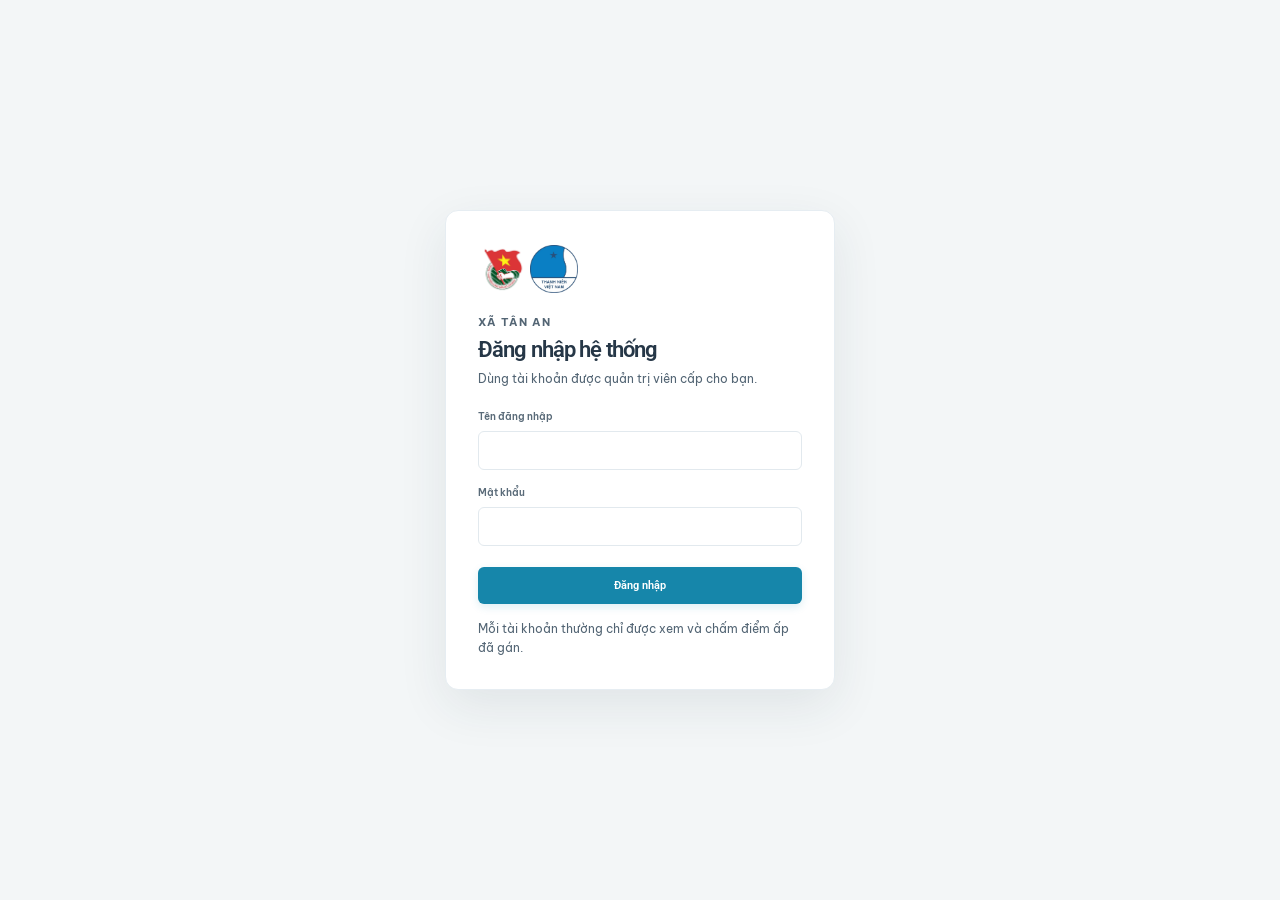
<file: index.html>
<!DOCTYPE html>
<html lang="vi">
<head>
    <meta charset="UTF-8">
    <meta name="viewport" content="width=device-width, initial-scale=1.0">
    <title>Đánh giá xã Tân An</title>
    <meta http-equiv="refresh" content="0; url=dang-nhap.html">
</head>
<body>
    <p>Đang mở website Đánh giá xã Tân An...</p>
    <a href="dang-nhap.html">Nhấn vào đây để mở website</a>
</body>
</html>
</file>
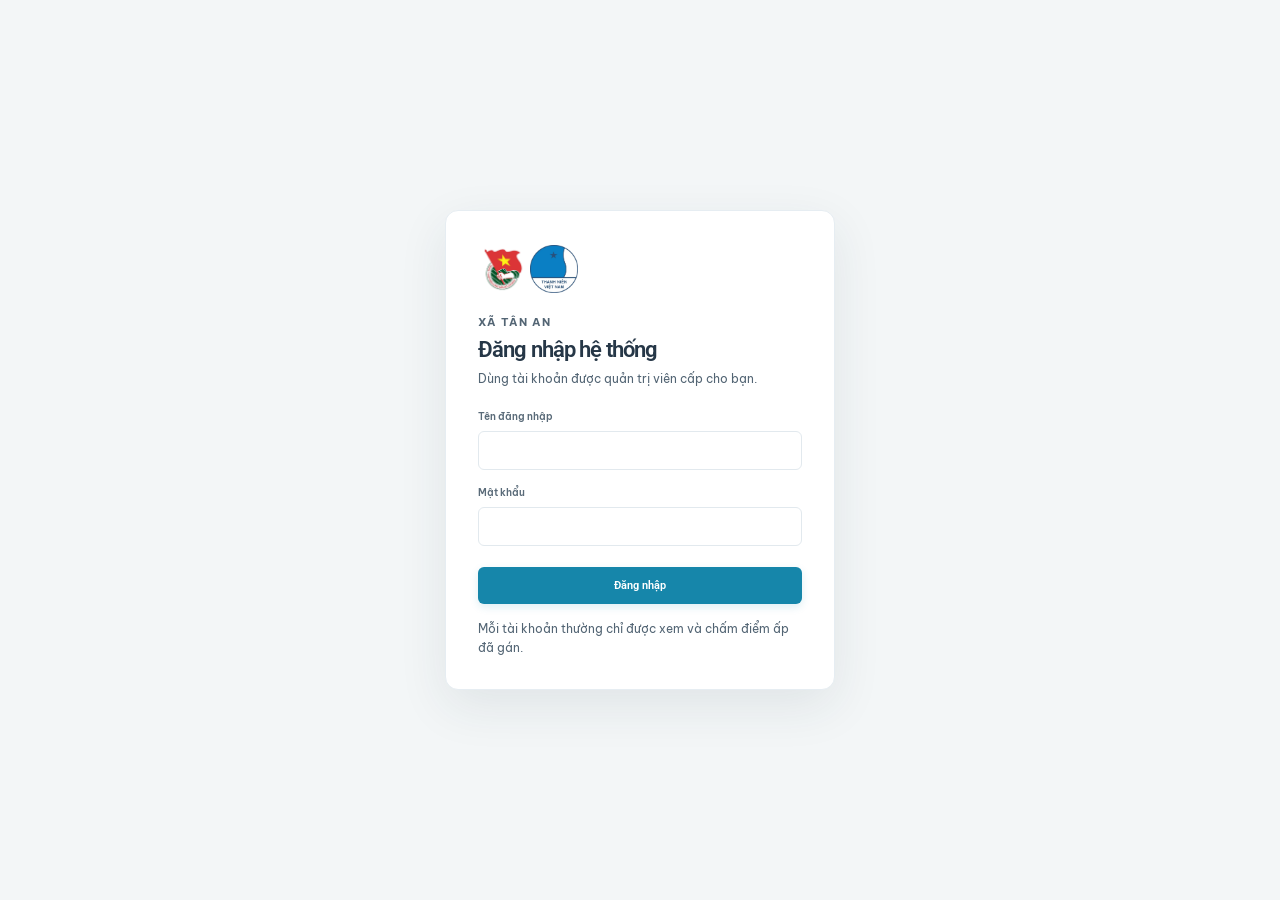
<file: dang-nhap.html>
<!doctype html>
<html lang="vi">
  <head>
    <meta charset="UTF-8" />
    <meta name="viewport" content="width=device-width, initial-scale=1.0" />
    <meta name="description" content="Đăng nhập hệ thống đánh giá công tác Hội xã Tân An." />
    <title>Đăng nhập | Đánh giá công tác Hội Tân An</title>
    <link rel="preconnect" href="https://fonts.googleapis.com" />
    <link rel="preconnect" href="https://fonts.gstatic.com" crossorigin />
    <link href="https://fonts.googleapis.com/css2?family=Be+Vietnam+Pro:wght@400;500;600;700&family=IBM+Plex+Mono:wght@400;500;600&family=Roboto:wght@400;500;600;700&display=swap" rel="stylesheet" />
    <link rel="stylesheet" href="styles.css?v=18" />
  </head>
  <body data-page="login">
    <main class="auth-screen">
      <section class="auth-card">
        <span class="brand-logos auth-logos">
          <img src="images/logodoanthanhnien.png" alt="Đoàn Thanh niên Cộng sản Hồ Chí Minh" />
          <img src="images/logothanhnien.png" alt="Hội Liên hiệp Thanh niên Việt Nam" />
        </span>
        <span class="eyebrow">XÃ TÂN AN</span>
        <h1>Đăng nhập hệ thống</h1>
        <p>Dùng tài khoản được quản trị viên cấp cho bạn.</p>
        <form id="login-form">
          <label for="login-username">Tên đăng nhập</label>
          <input id="login-username" name="username" autocomplete="username" required maxlength="64" />
          <label for="login-password">Mật khẩu</label>
          <input id="login-password" name="password" type="password" autocomplete="current-password" required />
          <p class="auth-error" id="login-error" role="alert" hidden></p>
          <button class="button button-primary auth-submit" id="login-button" type="submit">Đăng nhập</button>
        </form>
        <small class="auth-help" id="auth-help">Mỗi tài khoản thường chỉ được xem và chấm điểm ấp đã gán.</small>
      </section>
    </main>
    <script src="app.js?v=13"></script>
  </body>
</html>
</file>
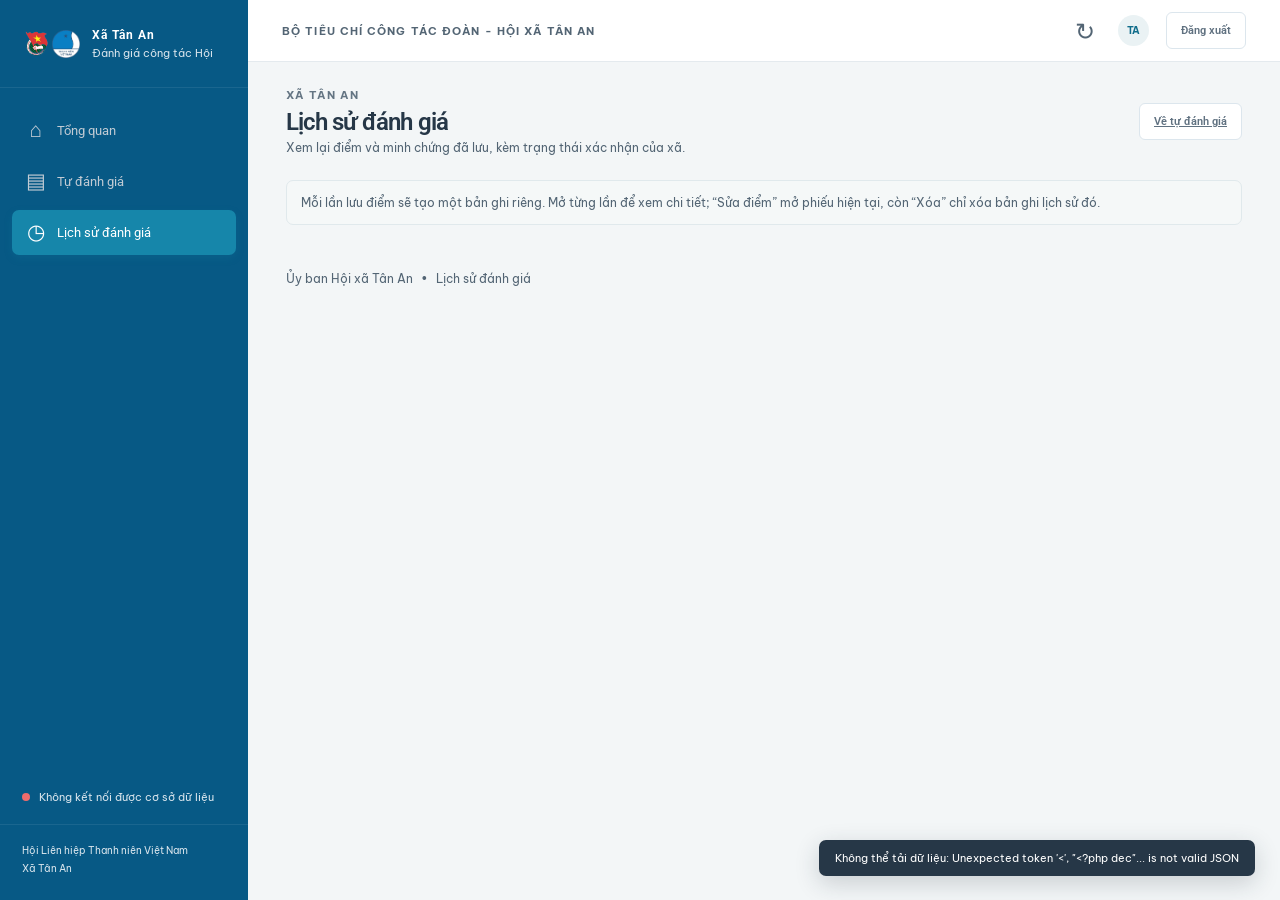
<file: lich-su-danh-gia.html>
<!doctype html>
<html lang="vi">
  <head>
    <meta charset="UTF-8" />
    <meta name="viewport" content="width=device-width, initial-scale=1.0" />
    <meta name="description" content="Xem điểm tự đánh giá, điểm xã đánh giá và minh chứng của từng lần đánh giá." />
    <title>Lịch sử đánh giá | Đánh giá công tác Hội Tân An</title>
    <link rel="preconnect" href="https://fonts.googleapis.com" />
    <link rel="preconnect" href="https://fonts.gstatic.com" crossorigin />
    <link href="https://fonts.googleapis.com/css2?family=Be+Vietnam+Pro:wght@400;500;600;700&family=IBM+Plex+Mono:wght@400;500;600&family=Roboto:wght@400;500;600;700&display=swap" rel="stylesheet" />
    <link rel="stylesheet" href="styles.css?v=18" />
  </head>
  <body data-page="history">
    <div class="app-shell">
      <aside class="sidebar" id="sidebar">
        <a class="brand" href="tong-quan.html" aria-label="Trang chủ Tân An">
          <span class="brand-logos" aria-hidden="true"><img src="images/logodoanthanhnien.png" alt="" /><img src="images/logothanhnien.png" alt="" /></span>
          <span class="brand-copy"><strong>Xã Tân An</strong><small>Đánh giá công tác Hội</small></span>
        </a>
        <nav class="side-nav" aria-label="Điều hướng chính">
          <a class="nav-link" href="tong-quan.html"><span class="nav-icon" aria-hidden="true">⌂</span><span>Tổng quan</span></a>
          <a class="nav-link" href="tu-danh-gia.html"><span class="nav-icon" aria-hidden="true">▤</span><span>Tự đánh giá</span></a>
          <a class="nav-link active" href="lich-su-danh-gia.html" aria-current="page"><span class="nav-icon" aria-hidden="true">◷</span><span>Lịch sử đánh giá</span></a>
        </nav>
        <div class="sidebar-note"><span class="online-dot"></span><span id="api-status-text">Đang kết nối cơ sở dữ liệu</span></div>
        <div class="sidebar-footer">Hội Liên hiệp Thanh niên Việt Nam<br />Xã Tân An</div>
      </aside>

      <main class="main-area">
        <header class="topbar">
          <button class="icon-button menu-button" id="menu-toggle" aria-label="Mở hoặc đóng menu"><span></span><span></span><span></span></button>
          <div class="topbar-title">BỘ TIÊU CHÍ CÔNG TÁC ĐOÀN - HỘI XÃ TÂN AN</div>
          <div class="topbar-actions">
            <span class="account-chip" id="account-chip"></span>
            <button class="icon-button refresh-button" id="refresh-button" aria-label="Tải lại dữ liệu">↻</button>
            <span class="avatar" aria-label="Đơn vị xã Tân An">TA</span>
            <button class="button button-outline logout-button" id="logout-button" type="button">Đăng xuất</button>
          </div>
        </header>

        <section class="page-heading">
          <div><div class="eyebrow">XÃ TÂN AN</div><h1>Lịch sử đánh giá</h1><p>Xem lại điểm và minh chứng đã lưu, kèm trạng thái xác nhận của xã.</p></div>
          <a class="button button-outline" href="tu-danh-gia.html">Về tự đánh giá</a>
        </section>

        <section class="page-content history-page-content">
          <p class="history-note">Mỗi lần lưu điểm sẽ tạo một bản ghi riêng. Mở từng lần để xem chi tiết; “Sửa điểm” mở phiếu hiện tại, còn “Xóa” chỉ xóa bản ghi lịch sử đó.</p>
          <section id="assessment-history-list" class="assessment-history-list" aria-label="Các lần đánh giá đã lưu"></section>
        </section>
        <footer class="page-footer">Ủy ban Hội xã Tân An <span>•</span> Lịch sử đánh giá</footer>
      </main>
    </div>
    <div class="toast" id="toast" role="status" aria-live="polite"></div>
    <script src="app.js?v=13"></script>
  </body>
</html>
</file>
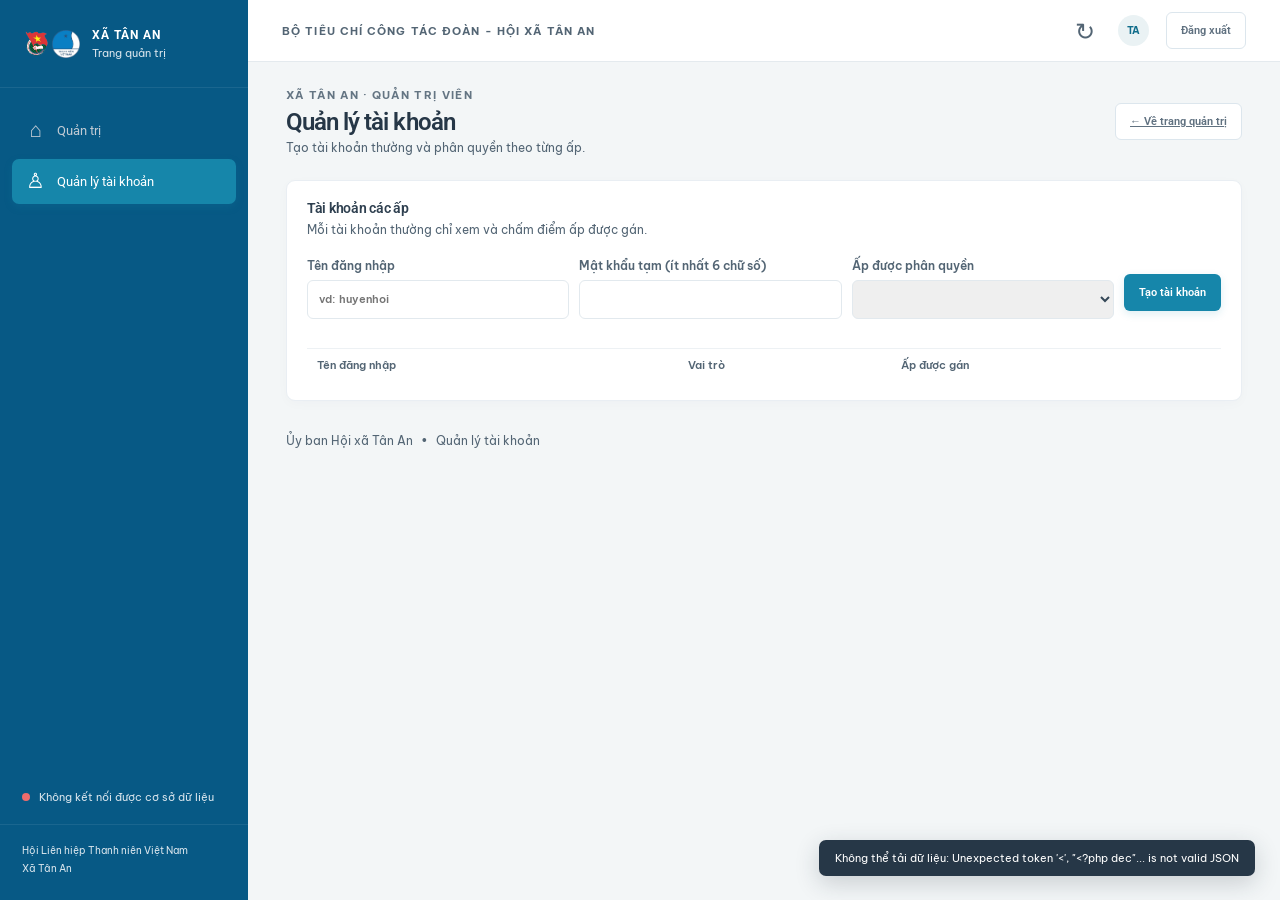
<file: quan-ly-tai-khoan.html>
<!doctype html>
<html lang="vi">
  <head>
    <meta charset="UTF-8" />
    <meta name="viewport" content="width=device-width, initial-scale=1.0" />
    <meta name="description" content="Quản lý tài khoản đăng nhập của các ấp xã Tân An." />
    <title>Quản lý tài khoản | Đánh giá công tác Hội Tân An</title>
    <link rel="preconnect" href="https://fonts.googleapis.com" />
    <link rel="preconnect" href="https://fonts.gstatic.com" crossorigin />
    <link href="https://fonts.googleapis.com/css2?family=Be+Vietnam+Pro:wght@400;500;600;700&family=IBM+Plex+Mono:wght@400;500;600&family=Roboto:wght@400;500;600;700&display=swap" rel="stylesheet" />
    <link rel="stylesheet" href="styles.css?v=18" />
  </head>
  <body data-page="accounts">
    <div class="app-shell">
      <aside class="sidebar" id="sidebar">
        <a class="brand" href="quan-tri.html" aria-label="Trang quản trị Tân An">
          <span class="brand-logos" aria-hidden="true"><img src="images/logodoanthanhnien.png" alt="" /><img src="images/logothanhnien.png" alt="" /></span>
          <span class="brand-copy"><strong>XÃ TÂN AN</strong><small>Trang quản trị</small></span>
        </a>
        <nav class="side-nav" aria-label="Điều hướng chính">
          <a class="nav-link" href="quan-tri.html"><span class="nav-icon" aria-hidden="true">⌂</span><span>Quản trị</span></a>
          <a class="nav-link active" href="quan-ly-tai-khoan.html" aria-current="page"><span class="nav-icon" aria-hidden="true">♙</span><span>Quản lý tài khoản</span></a>
        </nav>
        <div class="sidebar-note"><span class="online-dot"></span><span id="api-status-text">Đang kết nối cơ sở dữ liệu</span></div>
        <div class="sidebar-footer">Hội Liên hiệp Thanh niên Việt Nam<br />Xã Tân An</div>
      </aside>

      <main class="main-area">
        <header class="topbar">
          <button class="icon-button menu-button" id="menu-toggle" aria-label="Mở hoặc đóng menu"><span></span><span></span><span></span></button>
          <div class="topbar-title">BỘ TIÊU CHÍ CÔNG TÁC ĐOÀN - HỘI XÃ TÂN AN</div>
          <div class="topbar-actions">
            <span class="account-chip" id="account-chip"></span>
            <button class="icon-button refresh-button" id="refresh-button" aria-label="Tải lại dữ liệu">↻</button>
            <span class="avatar" aria-label="Đơn vị xã Tân An">TA</span>
            <button class="button button-outline logout-button" id="logout-button" type="button">Đăng xuất</button>
          </div>
        </header>

        <section class="page-heading">
          <div><div class="eyebrow">XÃ TÂN AN · QUẢN TRỊ VIÊN</div><h1>Quản lý tài khoản</h1><p>Tạo tài khoản thường và phân quyền theo từng ấp.</p></div>
          <a class="button button-outline" href="quan-tri.html">← Về trang quản trị</a>
        </section>

        <section class="page-content">
          <section class="panel admin-users-panel" id="admin-users-panel">
            <div class="panel-heading"><div><h2>Tài khoản các ấp</h2><p>Mỗi tài khoản thường chỉ xem và chấm điểm ấp được gán.</p></div></div>
            <form class="account-form" id="create-user-form">
              <label>Tên đăng nhập<input name="username" minlength="3" maxlength="64" pattern="[A-Za-z0-9._\-]+" autocomplete="off" required placeholder="vd: huyenhoi" /></label>
              <label>Mật khẩu tạm (ít nhất 6 chữ số)<input name="password" type="password" inputmode="numeric" pattern="[0-9]{6,}" minlength="6" maxlength="4096" autocomplete="new-password" required /></label>
              <label>Ấp được phân quyền<select name="hamlet_id" id="user-hamlet-select" required></select></label>
              <button class="button button-primary" id="create-user-button" type="submit">Tạo tài khoản</button>
            </form>
            <p class="account-message" id="account-message" role="status"></p>
            <div class="account-table-wrap"><table class="account-table"><thead><tr><th>Tên đăng nhập</th><th>Vai trò</th><th>Ấp được gán</th></tr></thead><tbody id="account-list"></tbody></table></div>
          </section>
        </section>
        <footer class="page-footer">Ủy ban Hội xã Tân An <span>•</span> Quản lý tài khoản</footer>
      </main>
    </div>
    <div class="toast" id="toast" role="status" aria-live="polite"></div>
    <script src="app.js?v=13"></script>
  </body>
</html>
</file>
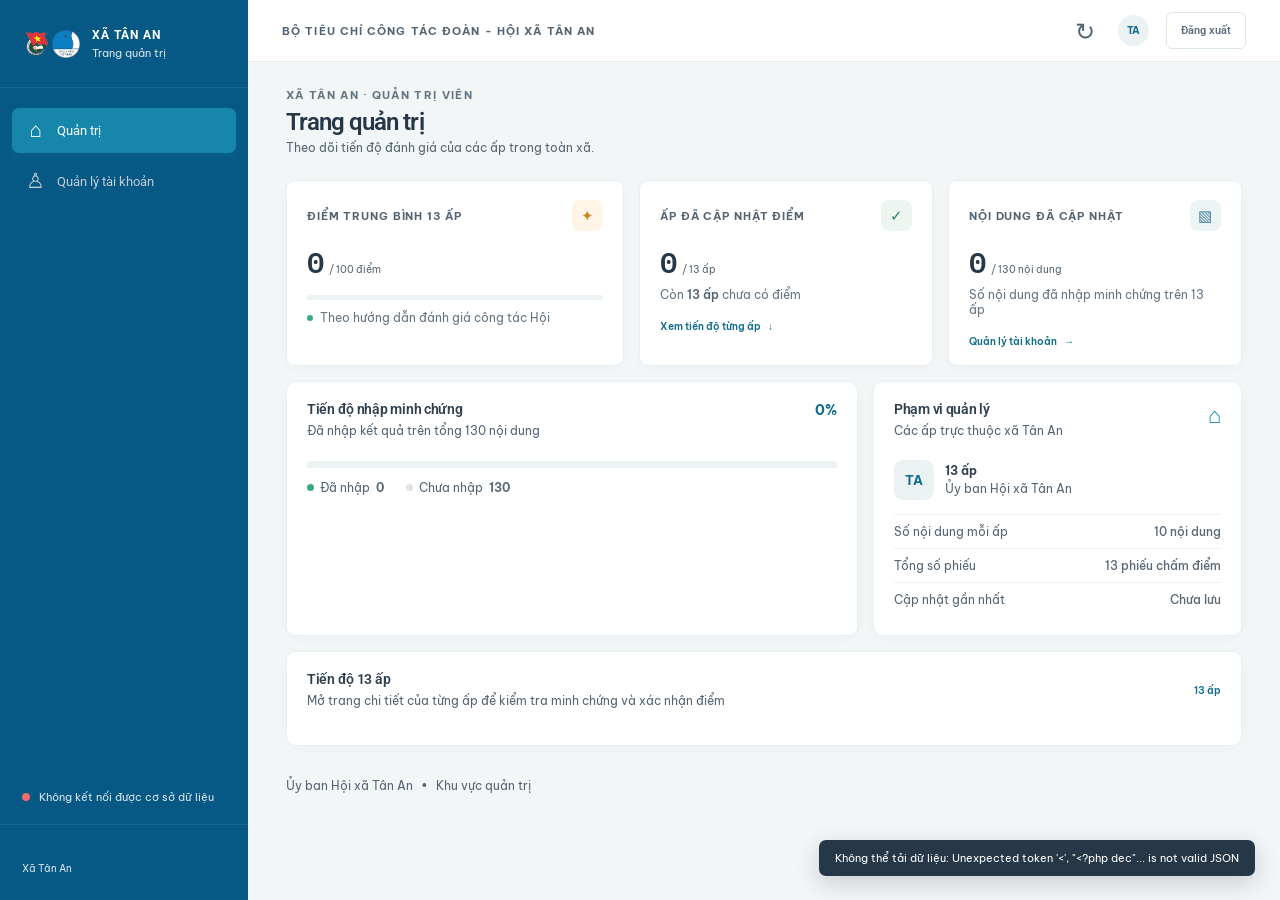
<file: quan-tri.html>
<!doctype html>
<html lang="vi">
  <head>
    <meta charset="UTF-8" />
    <meta name="viewport" content="width=device-width, initial-scale=1.0" />
    <meta name="description" content="Trang quản trị tài khoản và kết quả đánh giá các ấp xã Tân An." />
    <title>Quản trị | Đánh giá công tác Hội Tân An</title>
    <link rel="preconnect" href="https://fonts.googleapis.com" />
    <link rel="preconnect" href="https://fonts.gstatic.com" crossorigin />
    <link href="https://fonts.googleapis.com/css2?family=Be+Vietnam+Pro:wght@400;500;600;700&family=IBM+Plex+Mono:wght@400;500;600&family=Roboto:wght@400;500;600;700&display=swap" rel="stylesheet" />
    <link rel="stylesheet" href="styles.css?v=18" />
  </head>
  <body data-page="admin">
    <div class="app-shell">
      <aside class="sidebar" id="sidebar">
        <a class="brand" href="quan-tri.html" aria-label="Trang quản trị Tân An">
          <span class="brand-logos" aria-hidden="true"><img src="images/logodoanthanhnien.png" alt="" /><img src="images/logothanhnien.png" alt="" /></span>
          <span class="brand-copy"><strong>XÃ TÂN AN</strong><small>Trang quản trị</small></span>
        </a>
        <nav class="side-nav" aria-label="Điều hướng chính">
          <a class="nav-link active" href="quan-tri.html" aria-current="page"><span class="nav-icon" aria-hidden="true">⌂</span><span>Quản trị</span></a>
          <a class="nav-link" href="quan-ly-tai-khoan.html"><span class="nav-icon" aria-hidden="true">♙</span><span>Quản lý tài khoản</span></a>
        </nav>
        <div class="sidebar-note"><span class="online-dot"></span><span id="api-status-text">Đang kết nối cơ sở dữ liệu</span></div>
        <div class="sidebar-footer"><br />Xã Tân An</div>
      </aside>

      <main class="main-area">
        <header class="topbar">
          <button class="icon-button menu-button" id="menu-toggle" aria-label="Mở hoặc đóng menu"><span></span><span></span><span></span></button>
          <div class="topbar-title">BỘ TIÊU CHÍ CÔNG TÁC ĐOÀN - HỘI XÃ TÂN AN</div>
          <div class="topbar-actions">
            <span class="account-chip" id="account-chip"></span>
            <button class="icon-button refresh-button" id="refresh-button" aria-label="Tải lại dữ liệu">↻</button>
            <span class="avatar" aria-label="Đơn vị xã Tân An">TA</span>
            <button class="button button-outline logout-button" id="logout-button" type="button">Đăng xuất</button>
          </div>
        </header>

        <section class="page-heading">
          <div><div class="eyebrow">XÃ TÂN AN · QUẢN TRỊ VIÊN</div><h1>Trang quản trị</h1><p>Theo dõi tiến độ đánh giá của các ấp trong toàn xã.</p></div>
        </section>

        <section class="page-content">
          <div class="summary-grid">
            <article class="summary-card score-card">
              <div class="summary-top"><span class="summary-label" id="score-scope-label">ĐIỂM TRUNG BÌNH 13 ẤP</span><span class="card-icon score-icon" aria-hidden="true">✦</span></div>
              <div class="score-line"><strong id="dashboard-score">0</strong><span>/ 100 điểm</span></div>
              <div class="progress-track"><span id="score-progress" style="width: 0%"></span></div>
              <div class="summary-foot"><span class="status-dot"></span> Theo hướng dẫn đánh giá công tác Hội</div>
            </article>
            <article class="summary-card">
              <div class="summary-top"><span class="summary-label">ẤP ĐÃ CẬP NHẬT ĐIỂM</span><span class="card-icon criteria-icon" aria-hidden="true">✓</span></div>
              <div class="metric-line"><strong id="hamlets-scored">0</strong><span>/ <span id="hamlets-total">13</span> ấp</span></div>
              <p class="metric-caption">Còn <b id="hamlets-pending">13 ấp</b> chưa có điểm</p>
              <a href="#hamlet-grid" class="text-link">Xem tiến độ từng ấp <span>↓</span></a>
            </article>
            <article class="summary-card">
              <div class="summary-top"><span class="summary-label">NỘI DUNG ĐÃ CẬP NHẬT</span><span class="card-icon evidence-icon" aria-hidden="true">▧</span></div>
              <div class="metric-line"><strong id="completed-count">0</strong><span>/ <span id="completed-total">130</span> nội dung</span></div>
              <p class="metric-caption">Số nội dung đã nhập minh chứng trên <span id="hamlet-count-summary">13</span> ấp</p>
              <a href="quan-ly-tai-khoan.html" class="text-link">Quản lý tài khoản <span>→</span></a>
            </article>
          </div>

          <div class="content-grid">
            <section class="panel progress-panel" id="progress-panel">
              <div class="panel-heading"><div><h2>Tiến độ nhập minh chứng</h2><p>Đã nhập kết quả trên tổng <span id="total-items-copy">130</span> nội dung</p></div><span class="progress-percent" id="completion-percent">0%</span></div>
              <div class="large-progress"><span id="completion-bar" style="width: 0%"></span></div>
              <div class="progress-legend"><span><i class="legend-complete"></i> Đã nhập <b id="legend-complete-count">0</b></span><span><i class="legend-pending"></i> Chưa nhập <b id="legend-total-items">130</b></span></div>
            </section>
            <section class="panel unit-panel">
              <div class="panel-heading"><div><h2>Phạm vi quản lý</h2><p>Các ấp trực thuộc xã Tân An</p></div><span class="unit-icon" aria-hidden="true">⌂</span></div>
              <div class="unit-profile"><div class="unit-avatar">TA</div><div><strong>13 ấp</strong><span>Ủy ban Hội xã Tân An</span></div></div>
              <div class="unit-details"><div><span>Số nội dung mỗi ấp</span><b>10 nội dung</b></div><div><span>Tổng số phiếu</span><b>13 phiếu chấm điểm</b></div><div><span>Cập nhật gần nhất</span><b id="last-updated">Chưa lưu</b></div></div>
            </section>
          </div>

          <section class="panel recent-panel">
            <div class="panel-heading recent-heading"><div><h2>Tiến độ 13 ấp</h2><p>Mở trang chi tiết của từng ấp để kiểm tra minh chứng và xác nhận điểm</p></div><span class="hamlet-count">13 ấp</span></div>
            <div class="hamlet-grid" id="hamlet-grid"></div>
          </section>
        </section>
        <footer class="page-footer">Ủy ban Hội xã Tân An <span>•</span> Khu vực quản trị</footer>
      </main>
    </div>
    <div class="toast" id="toast" role="status" aria-live="polite"></div>
    <script src="app.js?v=13"></script>
  </body>
</html>
</file>
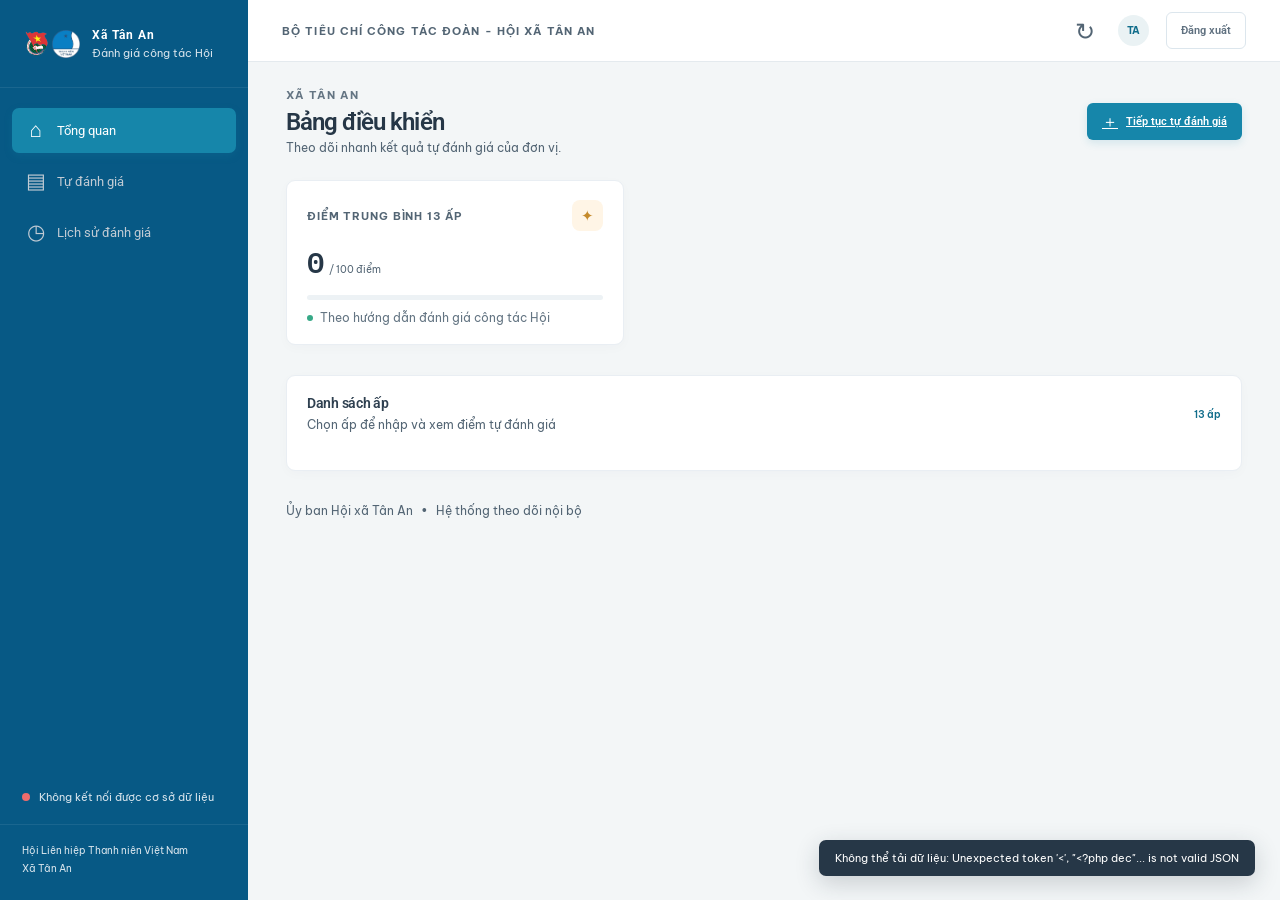
<file: tong-quan.html>
<!doctype html>
<html lang="vi">
  <head>
    <meta charset="UTF-8" />
    <meta name="viewport" content="width=device-width, initial-scale=1.0" />
    <meta name="description" content="Tổng quan kết quả đánh giá công tác Hội xã Tân An." />
    <title>Tổng quan | Đánh giá công tác Hội Tân An</title>
    <link rel="preconnect" href="https://fonts.googleapis.com" />
    <link rel="preconnect" href="https://fonts.gstatic.com" crossorigin />
    <link href="https://fonts.googleapis.com/css2?family=Be+Vietnam+Pro:wght@400;500;600;700&family=IBM+Plex+Mono:wght@400;500;600&family=Roboto:wght@400;500;600;700&display=swap" rel="stylesheet" />
    <link rel="stylesheet" href="styles.css?v=18" />
  </head>
  <body data-page="dashboard">
    <div class="app-shell">
      <aside class="sidebar" id="sidebar">
        <a class="brand" href="tong-quan.html" aria-label="Trang chủ Tân An">
          <span class="brand-logos" aria-hidden="true"><img src="images/logodoanthanhnien.png" alt="" /><img src="images/logothanhnien.png" alt="" /></span>
          <span class="brand-copy"><strong>Xã Tân An</strong><small>Đánh giá công tác Hội</small></span>
        </a>
        <nav class="side-nav" aria-label="Điều hướng chính">
          <a class="nav-link active" href="tong-quan.html" aria-current="page"><span class="nav-icon" aria-hidden="true">⌂</span><span>Tổng quan</span></a>
          <a class="nav-link" href="tu-danh-gia.html"><span class="nav-icon" aria-hidden="true">▤</span><span>Tự đánh giá</span></a>
          <a class="nav-link" href="lich-su-danh-gia.html"><span class="nav-icon" aria-hidden="true">◷</span><span>Lịch sử đánh giá</span></a>
        </nav>
        <div class="sidebar-note"><span class="online-dot"></span><span id="api-status-text">Đang kết nối cơ sở dữ liệu</span></div>
        <div class="sidebar-footer">Hội Liên hiệp Thanh niên Việt Nam<br />Xã Tân An</div>
      </aside>

      <main class="main-area">
        <header class="topbar">
          <button class="icon-button menu-button" id="menu-toggle" aria-label="Mở hoặc đóng menu"><span></span><span></span><span></span></button>
          <div class="topbar-title">BỘ TIÊU CHÍ CÔNG TÁC ĐOÀN - HỘI XÃ TÂN AN</div>
          <div class="topbar-actions">
            <span class="account-chip" id="account-chip"></span>
            <button class="icon-button refresh-button" id="refresh-button" aria-label="Tải lại dữ liệu">↻</button>
            <span class="avatar" aria-label="Đơn vị xã Tân An">TA</span>
            <button class="button button-outline logout-button" id="logout-button" type="button">Đăng xuất</button>
          </div>
        </header>

        <section class="page-heading">
          <div><div class="eyebrow">XÃ TÂN AN</div><h1>Bảng điều khiển</h1><p>Theo dõi nhanh kết quả tự đánh giá của đơn vị.</p><p class="approval-status" id="approval-status" hidden></p></div>
          <a class="button button-primary" id="start-assessment" href="tu-danh-gia.html"><span aria-hidden="true">＋</span> Tiếp tục tự đánh giá</a>
        </section>

        <section class="page-content">
          <div class="summary-grid">
            <article class="summary-card score-card">
              <div class="summary-top"><span class="summary-label" id="score-scope-label">ĐIỂM TRUNG BÌNH 13 ẤP</span><span class="card-icon score-icon" aria-hidden="true">✦</span></div>
              <div class="score-line"><strong id="dashboard-score">0</strong><span>/ 100 điểm</span></div>
              <div class="progress-track"><span id="score-progress" style="width: 0%"></span></div>
              <div class="summary-foot"><span class="status-dot"></span> Theo hướng dẫn đánh giá công tác Hội</div>
            </article>
            <article class="summary-card" id="hamlets-scored-card" hidden>
              <div class="summary-top"><span class="summary-label">ẤP ĐÃ CẬP NHẬT ĐIỂM</span><span class="card-icon criteria-icon" aria-hidden="true">✓</span></div>
              <div class="metric-line"><strong id="hamlets-scored">0</strong><span>/ <span id="hamlets-total">13</span> ấp</span></div>
              <p class="metric-caption">Còn <b id="hamlets-pending">13 ấp</b> chưa có điểm</p>
              <a href="tu-danh-gia.html" class="text-link">Chấm điểm cho một ấp <span>→</span></a>
            </article>
            <article class="summary-card" id="completed-count-card" hidden>
              <div class="summary-top"><span class="summary-label">NỘI DUNG ĐÃ CẬP NHẬT</span><span class="card-icon evidence-icon" aria-hidden="true">▧</span></div>
              <div class="metric-line"><strong id="completed-count">0</strong><span>/ <span id="completed-total">130</span> nội dung</span></div>
              <p class="metric-caption">Số nội dung đã nhập minh chứng trên <span id="hamlet-count-summary">13</span> ấp</p>
              <a href="tu-danh-gia.html" class="text-link">Mở bảng chấm điểm <span>→</span></a>
            </article>
          </div>

          <div class="content-grid">
            <section class="panel progress-panel" id="progress-panel" hidden>
              <div class="panel-heading"><div><h2>Tiến độ nhập minh chứng</h2><p>Đã nhập kết quả trên tổng <span id="total-items-copy">130</span> nội dung</p></div><span class="progress-percent" id="completion-percent">0%</span></div>
              <div class="large-progress"><span id="completion-bar" style="width: 0%"></span></div>
              <div class="progress-legend"><span><i class="legend-complete"></i> Đã nhập <b id="legend-complete-count">0</b></span><span><i class="legend-pending"></i> Chưa nhập <b id="legend-total-items">130</b></span></div>
              <div class="next-step"><div class="next-step-icon" aria-hidden="true">↗</div><div><strong>Chấm điểm theo từng ấp</strong><p>Chọn một ấp bên dưới để nhập điểm riêng cho 10 nội dung đánh giá.</p></div><a class="button button-outline" href="tu-danh-gia.html">Mở tiêu chí</a></div>
            </section>
            <section class="panel unit-panel" id="unit-panel" hidden>
              <div class="panel-heading"><div><h2>Phạm vi đánh giá</h2><p>Các ấp trực thuộc xã Tân An</p></div><span class="unit-icon" aria-hidden="true">⌂</span></div>
              <div class="unit-profile"><div class="unit-avatar">TA</div><div><strong>13 ấp</strong><span>Ủy ban Hội xã Tân An</span></div></div>
              <div class="unit-details"><div><span>Số nội dung mỗi ấp</span><b>10 nội dung</b></div><div><span>Tổng số phiếu</span><b>13 phiếu chấm điểm</b></div><div><span>Cập nhật gần nhất</span><b id="last-updated">Chưa lưu</b></div></div>
            </section>
          </div>

          <section class="panel recent-panel">
            <div class="panel-heading recent-heading"><div><h2>Danh sách ấp</h2><p>Chọn ấp để nhập và xem điểm tự đánh giá</p></div><span class="hamlet-count">13 ấp</span></div>
            <div class="hamlet-grid" id="hamlet-grid"></div>
          </section>
        </section>
        <footer class="page-footer">Ủy ban Hội xã Tân An <span>•</span> Hệ thống theo dõi nội bộ</footer>
      </main>
    </div>
    <div class="toast" id="toast" role="status" aria-live="polite"></div>
    <script src="app.js?v=13"></script>
  </body>
</html>
</file>
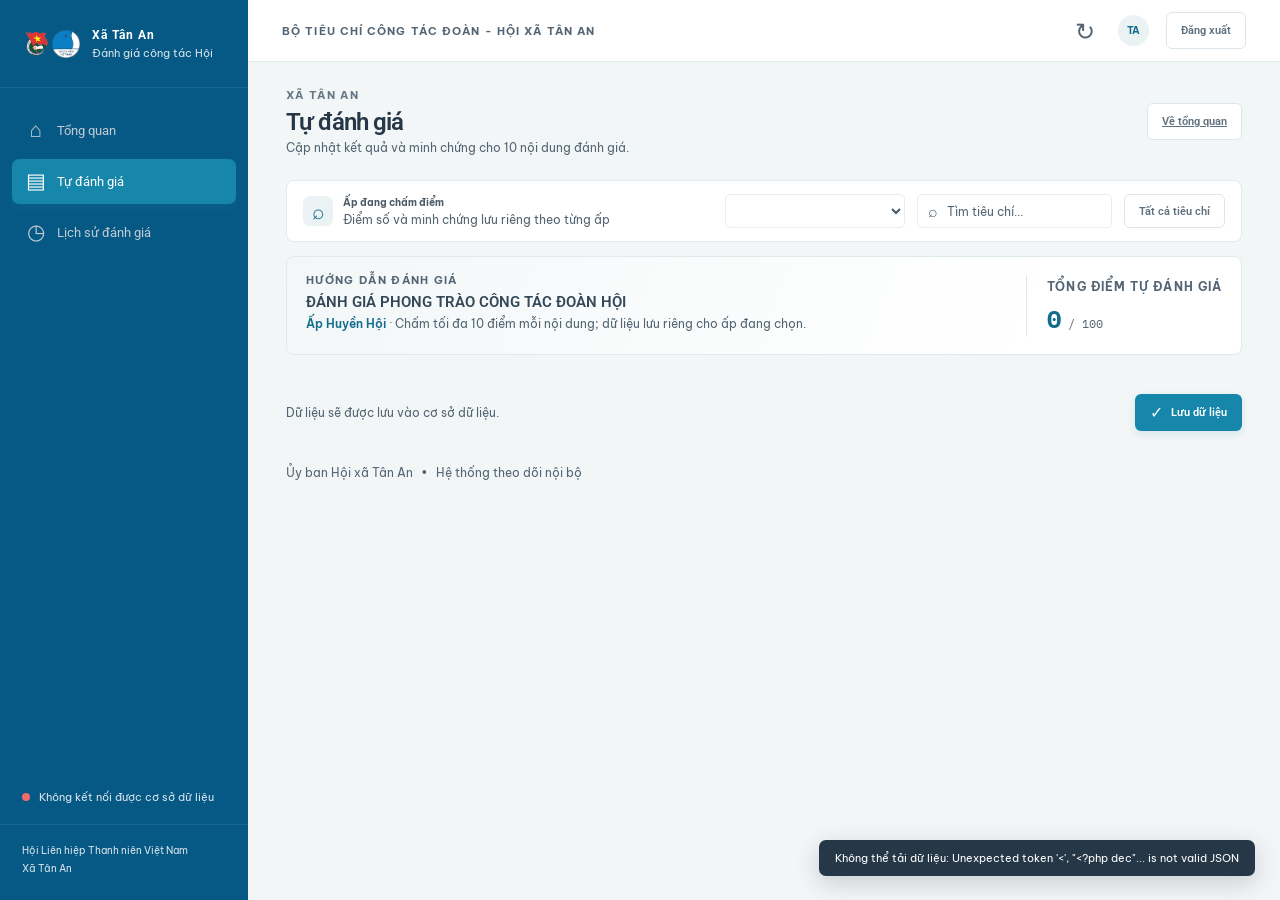
<file: tu-danh-gia.html>
<!doctype html>
<html lang="vi">
  <head>
    <meta charset="UTF-8" />
    <meta name="viewport" content="width=device-width, initial-scale=1.0" />
    <meta name="description" content="Nhập điểm và minh chứng đánh giá công tác Hội xã Tân An." />
    <title>Tự đánh giá | Đánh giá công tác Hội Tân An</title>
    <link rel="preconnect" href="https://fonts.googleapis.com" />
    <link rel="preconnect" href="https://fonts.gstatic.com" crossorigin />
    <link href="https://fonts.googleapis.com/css2?family=Be+Vietnam+Pro:wght@400;500;600;700&family=IBM+Plex+Mono:wght@400;500;600&family=Roboto:wght@400;500;600;700&display=swap" rel="stylesheet" />
    <link rel="stylesheet" href="styles.css?v=18" />
  </head>
  <body data-page="assessment">
    <div class="app-shell">
      <aside class="sidebar" id="sidebar">
        <a class="brand" href="tong-quan.html" aria-label="Trang chủ Tân An">
          <span class="brand-logos" aria-hidden="true"><img src="images/logodoanthanhnien.png" alt="" /><img src="images/logothanhnien.png" alt="" /></span>
          <span class="brand-copy"><strong>Xã Tân An</strong><small>Đánh giá công tác Hội</small></span>
        </a>
        <nav class="side-nav" aria-label="Điều hướng chính">
          <a class="nav-link" href="tong-quan.html"><span class="nav-icon" aria-hidden="true">⌂</span><span>Tổng quan</span></a>
          <a class="nav-link active" href="tu-danh-gia.html" aria-current="page"><span class="nav-icon" aria-hidden="true">▤</span><span>Tự đánh giá</span></a>
          <a class="nav-link" href="lich-su-danh-gia.html"><span class="nav-icon" aria-hidden="true">◷</span><span>Lịch sử đánh giá</span></a>
        </nav>
        <div class="sidebar-note"><span class="online-dot"></span><span id="api-status-text">Đang kết nối cơ sở dữ liệu</span></div>
        <div class="sidebar-footer">Hội Liên hiệp Thanh niên Việt Nam<br />Xã Tân An</div>
      </aside>

      <main class="main-area">
        <header class="topbar">
          <button class="icon-button menu-button" id="menu-toggle" aria-label="Mở hoặc đóng menu"><span></span><span></span><span></span></button>
          <div class="topbar-title">BỘ TIÊU CHÍ CÔNG TÁC ĐOÀN - HỘI XÃ TÂN AN</div>
          <div class="topbar-actions"><span class="account-chip" id="account-chip"></span><button class="icon-button refresh-button" id="refresh-button" aria-label="Tải lại dữ liệu">↻</button><span class="avatar" aria-label="Đơn vị xã Tân An">TA</span><button class="button button-outline logout-button" id="logout-button" type="button">Đăng xuất</button></div>
        </header>

        <section class="page-heading">
          <div><div class="eyebrow">XÃ TÂN AN</div><h1>Tự đánh giá</h1><p>Cập nhật kết quả và minh chứng cho 10 nội dung đánh giá.</p></div>
          <a class="button button-outline" href="tong-quan.html">Về tổng quan</a>
        </section>

        <section class="page-content">
          <div class="assessment-toolbar">
            <div class="filter-copy"><span class="filter-symbol" aria-hidden="true">⌕</span><div><strong>Ấp đang chấm điểm</strong><small>Điểm số và minh chứng lưu riêng theo từng ấp</small></div></div>
            <label class="hamlet-select-wrap"><span class="visually-hidden">Chọn ấp</span><select id="hamlet-select" aria-label="Chọn ấp để chấm điểm"></select></label>
            <label class="search-box"><span aria-hidden="true">⌕</span><input id="criteria-search" type="search" placeholder="Tìm tiêu chí..." aria-label="Tìm tiêu chí" /></label>
            <button class="button button-outline" id="show-all">Tất cả tiêu chí</button>
          </div>
          <div class="assessment-intro">
            <div><span class="eyebrow">HƯỚNG DẪN ĐÁNH GIÁ</span><h2>ĐÁNH GIÁ PHONG TRÀO CÔNG TÁC ĐOÀN HỘI</h2><p><strong id="assessment-hamlet-name">Ấp Huyền Hội</strong> · Chấm tối đa 10 điểm mỗi nội dung; dữ liệu lưu riêng cho ấp đang chọn.</p><p class="assessment-approval-status" id="assessment-approval-status" role="status"></p></div>
            <div class="assessment-total"><span>TỔNG ĐIỂM TỰ ĐÁNH GIÁ</span><strong><b id="assessment-score">0</b><small> / 100</small></strong></div>
          </div>
          <div class="criteria-list" id="criteria-list"></div>
          <div class="assessment-actions"><span id="save-message" role="status">Dữ liệu sẽ được lưu vào cơ sở dữ liệu.</span><button class="button button-primary" id="save-button"><span aria-hidden="true">✓</span> Lưu dữ liệu</button></div>
        </section>
        <footer class="page-footer">Ủy ban Hội xã Tân An <span>•</span> Hệ thống theo dõi nội bộ</footer>
      </main>
    </div>
    <div class="toast" id="toast" role="status" aria-live="polite"></div>
    <script src="app.js?v=13"></script>
  </body>
</html>
</file>
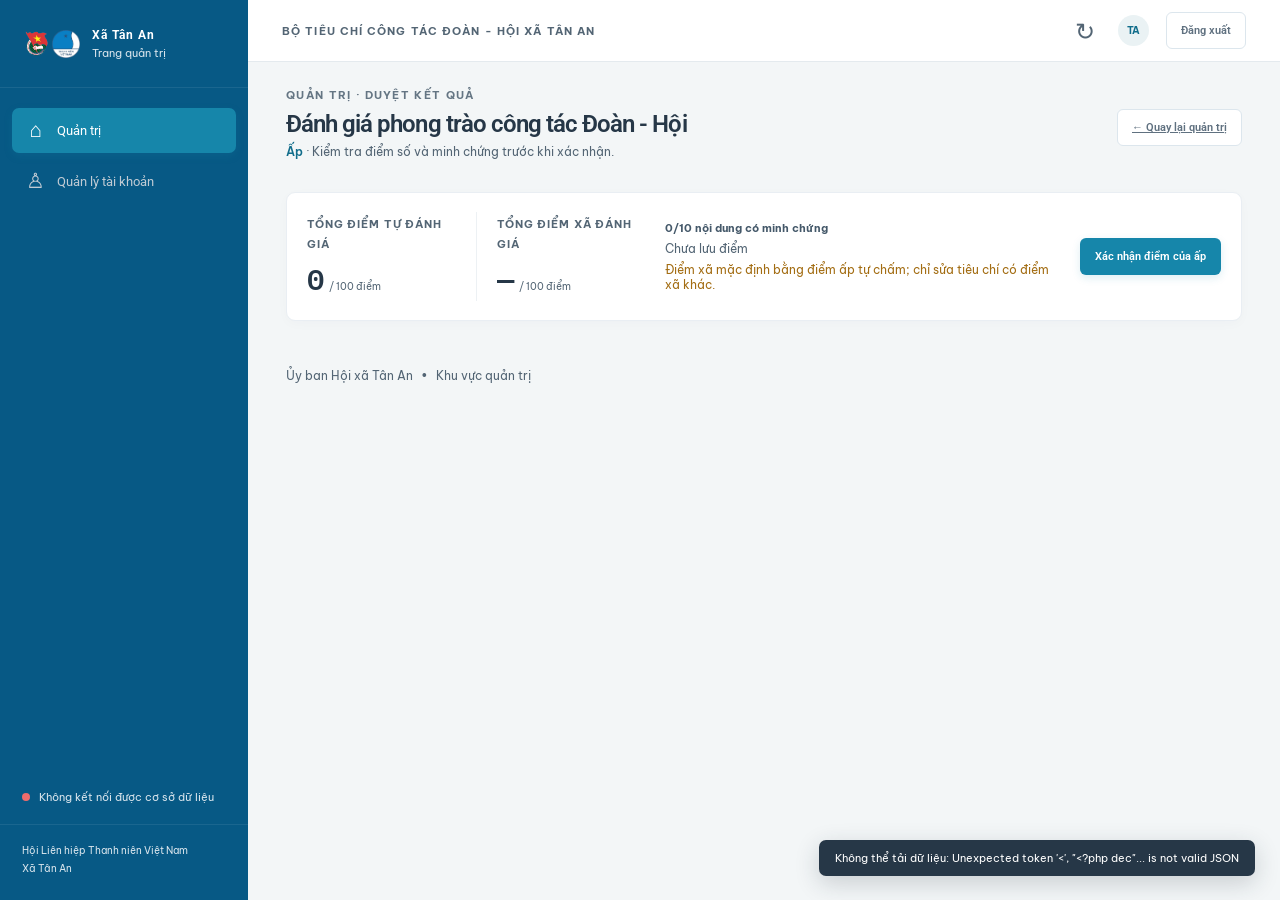
<file: xac-nhan-diem.html>
<!doctype html>
<html lang="vi">
  <head>
    <meta charset="UTF-8" />
    <meta name="viewport" content="width=device-width, initial-scale=1.0" />
    <meta name="description" content="Xem và xác nhận kết quả tự đánh giá của từng ấp." />
    <title>Xác nhận điểm | Đánh giá công tác Hội Tân An</title>
    <link rel="preconnect" href="https://fonts.googleapis.com" />
    <link rel="preconnect" href="https://fonts.gstatic.com" crossorigin />
    <link href="https://fonts.googleapis.com/css2?family=Be+Vietnam+Pro:wght@400;500;600;700&family=IBM+Plex+Mono:wght@400;500;600&family=Roboto:wght@400;500;600;700&display=swap" rel="stylesheet" />
    <link rel="stylesheet" href="styles.css?v=18" />
  </head>
  <body data-page="approval">
    <div class="app-shell">
      <aside class="sidebar" id="sidebar">
        <a class="brand" href="quan-tri.html" aria-label="Trang quản trị Tân An">
          <span class="brand-logos" aria-hidden="true"><img src="images/logodoanthanhnien.png" alt="" /><img src="images/logothanhnien.png" alt="" /></span>
          <span class="brand-copy"><strong>Xã Tân An</strong><small>Trang quản trị</small></span>
        </a>
        <nav class="side-nav" aria-label="Điều hướng chính">
          <a class="nav-link active" href="quan-tri.html"><span class="nav-icon" aria-hidden="true">⌂</span><span>Quản trị</span></a>
          <a class="nav-link" href="quan-ly-tai-khoan.html"><span class="nav-icon" aria-hidden="true">♙</span><span>Quản lý tài khoản</span></a>
        </nav>
        <div class="sidebar-note"><span class="online-dot"></span><span id="api-status-text">Đang kết nối cơ sở dữ liệu</span></div>
        <div class="sidebar-footer">Hội Liên hiệp Thanh niên Việt Nam<br />Xã Tân An</div>
      </aside>

      <main class="main-area">
        <header class="topbar">
          <button class="icon-button menu-button" id="menu-toggle" aria-label="Mở hoặc đóng menu"><span></span><span></span><span></span></button>
          <div class="topbar-title">BỘ TIÊU CHÍ CÔNG TÁC ĐOÀN - HỘI XÃ TÂN AN</div>
          <div class="topbar-actions">
            <span class="account-chip" id="account-chip"></span>
            <button class="icon-button refresh-button" id="refresh-button" aria-label="Tải lại dữ liệu">↻</button>
            <span class="avatar" aria-label="Đơn vị xã Tân An">TA</span>
            <button class="button button-outline logout-button" id="logout-button" type="button">Đăng xuất</button>
          </div>
        </header>

        <section class="page-heading approval-page-heading">
          <div>
            <div class="eyebrow"><a href="quan-tri.html">QUẢN TRỊ</a> · DUYỆT KẾT QUẢ</div>
            <h1>Đánh giá phong trào công tác Đoàn - Hội</h1>
            <p><strong id="approval-hamlet-name">Ấp</strong> · <span id="approval-heading-copy">Kiểm tra điểm số và minh chứng trước khi xác nhận.</span></p>
            <p class="approval-page-status" id="approval-page-status" role="status"></p>
          </div>
          <a class="button button-outline" href="quan-tri.html">← Quay lại quản trị</a>
        </section>

        <section class="page-content approval-page-content">
          <section class="panel approval-summary">
            <div>
              <span class="summary-label">TỔNG ĐIỂM TỰ ĐÁNH GIÁ</span>
              <div class="score-line"><strong id="approval-total-score">0</strong><span>/ 100 điểm</span></div>
            </div>
            <div>
              <span class="summary-label">TỔNG ĐIỂM XÃ ĐÁNH GIÁ</span>
              <div class="score-line"><strong id="approval-commune-total-score">—</strong><span>/ 100 điểm</span></div>
            </div>
            <div class="approval-summary-details">
              <strong id="approval-completed-count">0/10 nội dung có minh chứng</strong>
              <span id="approval-saved-at">Chưa lưu điểm</span>
              <span>Điểm xã mặc định bằng điểm ấp tự chấm; chỉ sửa tiêu chí có điểm xã khác.</span>
            </div>
            <button class="button button-primary" id="approval-action" type="button" disabled>Xác nhận điểm của ấp</button>
          </section>

          <section class="approval-review-list" id="approval-review-list" aria-label="Điểm và minh chứng từng nội dung"></section>
        </section>
        <footer class="page-footer">Ủy ban Hội xã Tân An <span>•</span> Khu vực quản trị</footer>
      </main>
    </div>
    <div class="toast" id="toast" role="status" aria-live="polite"></div>
    <script src="app.js?v=13"></script>
  </body>
</html>
</file>
<file: styles.css>
:root {
  --font-body: "Be Vietnam Pro", "Segoe UI", sans-serif;
  --font-heading: "Roboto", "Segoe UI", sans-serif;
  --font-data: "IBM Plex Mono", Consolas, monospace;
  font-family: var(--font-body);
  color: #263747;
  background: #f3f6f7;
  font-synthesis: none;
  text-rendering: optimizeLegibility;
  --blue: #1686aa;
  --blue-dark: #116d8b;
  --navy: #075985;
  --muted: #71808d;
  --border: #e4eaee;
  --green: #27856b;
}

* { box-sizing: border-box; }
body { min-width: 320px; margin: 0; background: #f3f6f7; }
button, input, textarea { font: inherit; }
button { cursor: pointer; }
h1, h2, h3, .brand-copy strong { font-family: var(--font-heading); }
.button, .nav-link { font-family: var(--font-heading); }
.score-line strong, .metric-line strong, .hamlet-card-score,
.history-total-score, .history-total-scores > span,
.history-criterion-heading > strong, .history-criterion-scores > strong,
.assessment-total strong { font-family: var(--font-data); font-variant-numeric: tabular-nums; }

.app-shell { min-height: 100vh; }
.sidebar {
  position: fixed; inset: 0 auto 0 0; z-index: 5; display: flex; width: 248px;
  flex-direction: column; background: var(--navy); color: #fff;
}
.brand {
  display: flex; align-items: center; gap: 12px; min-height: 88px; padding: 18px 22px;
  color: inherit; text-decoration: none; border-bottom: 1px solid rgba(255,255,255,.08);
}
.avatar, .unit-avatar {
  display: grid; flex: 0 0 auto; place-items: center; font-weight: 700; letter-spacing: -.04em;
}
.brand-logos {
  display: flex; flex: 0 0 58px; align-items: center; justify-content: center; gap: 2px;
  width: 58px; height: 44px;
}
.brand-logos img {
  width: 28px; height: 28px; flex: 0 0 28px;
  border-radius: 7px; background: transparent; object-fit: contain;
}
.auth-logos { flex-basis: 100px; width: 100px; height: 52px; gap: 4px; margin-bottom: 20px; }
.auth-logos img { width: 48px; height: 48px; flex-basis: 48px; border-color: transparent; background: transparent; box-shadow: none; }
.brand-copy { display: grid; gap: 4px; }
.brand-copy strong { font-size: 12px; letter-spacing: .08em; }
.brand-copy small { color: #aab6c2; font-size: 11px; }
.side-nav { display: grid; gap: 6px; padding: 20px 12px; }
.nav-link {
  display: flex; align-items: center; gap: 12px; width: 100%; padding: 12px 14px;
  border: 0; border-radius: 7px; background: transparent; color: #c1cbd4;
  text-align: left; text-decoration: none; font-size: 13px; transition: background .18s, color .18s;
}
.nav-link:hover { color: white; background: rgba(255,255,255,.07); }
.nav-link.active { color: #fff; background: var(--blue); box-shadow: 0 3px 8px rgba(22,134,170,.16); }
.nav-icon { width: 19px; font-size: 21px; line-height: 1; text-align: center; }
.nav-count { margin-left: auto; color: #d8e4ec; font-size: 11px; }
.sidebar-note { display: flex; align-items: center; gap: 9px; margin: auto 22px 20px; color: #aab6c2; font-size: 11px; }
.online-dot, .status-dot { width: 8px; height: 8px; border-radius: 50%; background: #37a987; }
.online-dot.offline { background: #ee6c6c; }
.sidebar-footer { padding: 17px 22px 22px; border-top: 1px solid rgba(255,255,255,.08); color: #d8e4ec; font-size: 10px; line-height: 1.8; }

.main-area { min-height: 100vh; margin-left: 248px; }
.topbar {
  position: sticky; top: 0; z-index: 4; display: flex; height: 62px; align-items: center;
  padding: 0 34px; background: #fff; border-bottom: 1px solid var(--border);
}
.topbar-title { min-width: 0; max-width: 52%; overflow: hidden; color: #8493a1; font-size: 10px; font-weight: 700; letter-spacing: .1em; text-overflow: ellipsis; white-space: nowrap; }
.menu-button { display: none !important; }
.topbar-actions { display: flex; align-items: center; gap: 17px; margin-left: auto; }
.account-chip { color: #657686; font-size: 10px; font-weight: 600; }
.logout-button { min-height: 31px; padding: 0 10px; font-size: 9px; }
.year-chip { padding: 6px 10px; border: 1px solid #e8eef3; border-radius: 6px; color: #687888; font-size: 11px; font-weight: 600; }
.icon-button { display: grid; width: 32px; height: 32px; place-items: center; border: 0; background: transparent; color: #8795a2; font-size: 24px; }
.refresh-button:hover { color: var(--blue); transform: rotate(20deg); }
.avatar { width: 31px; height: 31px; border-radius: 50%; background: #eaf2f4; color: var(--blue-dark); font-size: 10px; }

.page-heading { display: flex; align-items: center; justify-content: space-between; gap: 20px; padding: 26px 38px 25px; }
.eyebrow { display: block; color: #8998a6; font-size: 9px; font-weight: 700; letter-spacing: .12em; }
.eyebrow span { margin: 0 6px; color: #c0cad2; }
h1 { margin: 6px 0 4px; color: #263747; font-size: 24px; font-weight: 600; letter-spacing: -.04em; }
.page-heading p, .panel-heading p { margin: 0; color: var(--muted); font-size: 11px; }
.page-heading .approval-status { margin-top: 8px; color: var(--green); font-size: 10px; font-weight: 600; }
.button {
  display: inline-flex; min-height: 37px; align-items: center; justify-content: center; gap: 8px;
  padding: 0 14px; border: 1px solid transparent; border-radius: 6px; font-size: 11px; font-weight: 600;
  transition: background .16s, border-color .16s, transform .16s;
}
.button:active { transform: translateY(1px); }
.button-primary { background: var(--blue); color: #fff; box-shadow: 0 3px 8px rgba(22,134,170,.14); }
.button-primary:hover { background: var(--blue-dark); }
.button-outline { border-color: #dce6ed; background: #fff; color: #607180; }
.button-outline:hover { border-color: #a8cbd7; color: var(--blue-dark); }
.button-primary > span { font-size: 16px; line-height: 0; }

.page-content { padding: 0 38px 22px; }
.page-content.hamlet-dashboard {
  display: grid; grid-template-columns: repeat(2, minmax(0, 1fr)); align-items: stretch; gap: 15px;
}
.hamlet-dashboard .summary-grid { display: block; }
.hamlet-dashboard .summary-card { height: 100%; }
.hamlet-dashboard .content-grid { display: none; }
.hamlet-dashboard .recent-panel { margin-top: 0; }
.hamlet-dashboard .hamlet-grid { grid-template-columns: minmax(0, 1fr); }
.summary-grid { display: grid; grid-template-columns: 1.15fr 1fr 1fr; gap: 15px; }
.summary-card, .panel { border: 1px solid #e9eef3; border-radius: 9px; background: #fff; box-shadow: 0 3px 12px rgba(38,55,71,.025); }
.summary-card { min-height: 165px; padding: 19px 20px 16px; }
.summary-top { display: flex; align-items: center; justify-content: space-between; }
.summary-label { color: #8a98a6; font-size: 9px; font-weight: 700; letter-spacing: .08em; }
.card-icon { display: grid; width: 31px; height: 31px; place-items: center; border-radius: 8px; font-size: 15px; }
.score-icon { background: #fff5e6; color: #c58a2b; }
.criteria-icon { background: #edf5f1; color: #27856b; }
.evidence-icon { background: #edf4f6; color: #397f99; }
.score-line, .metric-line { display: flex; align-items: baseline; gap: 7px; margin-top: 8px; }
.score-line strong, .metric-line strong { font-size: 29px; font-weight: 600; letter-spacing: -.06em; }
.score-line span, .metric-line span { color: #929eaa; font-size: 10px; }
.progress-track { height: 5px; margin-top: 11px; overflow: hidden; border-radius: 10px; background: #edf2f5; }
.progress-track span, .large-progress span { display: block; height: 100%; border-radius: inherit; background: var(--blue); transition: width .25s; }
.summary-foot { display: flex; align-items: center; gap: 7px; margin-top: 10px; color: #758493; font-size: 10px; }
.summary-foot .status-dot { width: 6px; height: 6px; }
.metric-caption { margin: 3px 0 12px; color: #929eaa; font-size: 10px; }
.metric-caption b { color: #536474; font-weight: 600; }
.text-link { display: inline-flex; align-items: center; gap: 7px; padding: 0; border: 0; background: none; color: var(--blue-dark); font-size: 10px; font-weight: 600; text-decoration: none; }
.text-link:hover { color: #056c98; }

.content-grid { display: grid; grid-template-columns: 1.55fr 1fr; gap: 15px; margin-top: 15px; }
.panel { padding: 19px 20px; }
.panel-heading { display: flex; align-items: flex-start; justify-content: space-between; gap: 12px; }
.panel-heading h2 { margin: 0 0 5px; color: #2f4050; font-size: 14px; font-weight: 600; letter-spacing: -.02em; }
.panel-heading p { font-size: 10px; line-height: 1.55; }
.progress-percent { color: var(--blue-dark); font-size: 14px; font-weight: 700; }
.large-progress { height: 7px; margin: 20px 0 12px; overflow: hidden; border-radius: 8px; background: #edf2f5; }
.progress-legend { display: flex; gap: 22px; color: #8996a2; font-size: 9px; }
.progress-legend span { display: flex; align-items: center; gap: 6px; }
.progress-legend b { color: #5c6b79; }
.progress-legend i { width: 7px; height: 7px; border-radius: 50%; }
.legend-complete { background: #37a987; }
.legend-pending { background: #dce5eb; }
.next-step { display: flex; align-items: center; gap: 11px; margin-top: 18px; padding: 12px; border-radius: 7px; background: #f4f7f8; }
.next-step-icon { display: grid; width: 30px; height: 30px; flex: 0 0 auto; place-items: center; border-radius: 7px; background: #eaf2f4; color: var(--blue-dark); font-size: 15px; }
.next-step strong { color: #435464; font-size: 10px; font-weight: 600; }
.next-step p { margin: 3px 0 0; color: #8794a0; font-size: 9px; line-height: 1.45; }
.next-step .button { min-height: 31px; margin-left: auto; padding: 0 10px; font-size: 9px; white-space: nowrap; }
.unit-icon { color: var(--blue); font-size: 22px; }
.unit-profile { display: flex; align-items: center; gap: 11px; margin: 19px 0 14px; }
.unit-avatar { width: 40px; height: 40px; border-radius: 9px; background: #eaf2f4; color: var(--blue-dark); font-size: 13px; }
.unit-profile strong, .unit-profile span { display: block; }
.unit-profile strong { color: #334554; font-size: 12px; }
.unit-profile span { margin-top: 3px; color: #8b98a4; font-size: 9px; }
.unit-details { display: grid; gap: 0; }
.unit-details div { display: flex; justify-content: space-between; gap: 8px; padding: 9px 0; border-top: 1px solid #eff2f5; font-size: 9px; }
.unit-details span { color: #8b98a4; }
.unit-details b { color: #596978; font-weight: 500; text-align: right; }
.unit-details .state-label { color: var(--green); }
.recent-panel { margin-top: 15px; }
.recent-heading { align-items: center; }
.button-link { font-size: 10px; }
.recent-list { display: grid; grid-template-columns: repeat(2, 1fr); gap: 0 24px; margin-top: 12px; }
.recent-item { display: flex; align-items: center; gap: 10px; min-width: 0; padding: 11px 0; border-top: 1px solid #f0f3f6; }
.item-check { display: grid; width: 23px; height: 23px; flex: 0 0 auto; place-items: center; border-radius: 50%; background: #edf5f1; color: var(--green); font-size: 10px; }
.item-check.pending { background: #f0f3f5; color: #99a6b0; }
.recent-item-copy { flex: 1; min-width: 0; }
.recent-item-copy strong { display: block; overflow: hidden; color: #506170; font-size: 10px; font-weight: 500; text-overflow: ellipsis; white-space: nowrap; }
.recent-item-copy small { display: block; margin-top: 3px; color: #9aa5ae; font-size: 9px; }
.recent-score { color: #138c69; font-size: 10px; font-weight: 600; white-space: nowrap; }
.recent-score.pending { color: #a3adb5; }
.hamlet-count { color: var(--blue-dark); font-size: 10px; font-weight: 600; }
.hamlet-grid { display: grid; grid-template-columns: repeat(3, minmax(0, 1fr)); gap: 12px; margin-top: 16px; }
.hamlet-card { min-width: 0; overflow: hidden; border: 1px solid #e8edf1; border-radius: 7px; background: #fff; }
.hamlet-card-main { display: flex; width: 100%; min-height: 68px; align-items: center; gap: 10px; padding: 12px; border: 0; background: #fff; text-align: left; }
.hamlet-card-main:hover { background: #f8fcfe; }
.hamlet-card-icon { display: grid; width: 32px; height: 32px; flex: 0 0 auto; place-items: center; border-radius: 7px; background: #eaf2f4; color: var(--blue-dark); font-size: 18px; }
.hamlet-card-copy { flex: 1; min-width: 0; }
.hamlet-card-copy strong, .hamlet-card-copy small { display: block; overflow: hidden; text-overflow: ellipsis; white-space: nowrap; }
.hamlet-card-copy strong { color: #354a5b; font-size: 11px; font-weight: 600; }
.hamlet-card-copy small { margin-top: 4px; color: #8a98a4; font-size: 9px; }
.hamlet-card-score { color: var(--blue-dark); font-size: 19px; font-weight: 600; white-space: nowrap; }
.hamlet-card-score small { color: #8b98a4; font-size: 9px; font-weight: 400; }
.approval-page-heading .eyebrow a { color: inherit; text-decoration: none; }
.approval-page-heading .eyebrow a:hover { color: var(--blue-dark); }
.approval-page-heading > div { min-width: 0; }
.approval-page-heading h1 { max-width: 820px; line-height: 1.35; }
.approval-page-heading p strong { color: var(--blue-dark); font-weight: 600; }
.approval-page-status { margin-top: 8px !important; color: #ae7a1b !important; font-weight: 600; }
.approval-page-status.approved { color: var(--green) !important; }
.approval-page-content { max-width: 1180px; }
.approval-summary { display: flex; align-items: center; justify-content: space-between; gap: 24px; }
.approval-summary .score-line { margin-top: 4px; }
.approval-summary > div:first-child, .approval-summary > div:nth-child(2) { min-width: 145px; }
.approval-summary > div:nth-child(2) { padding-left: 20px; border-left: 1px solid #edf1f4; }
.approval-summary-details { display: grid; gap: 6px; margin-right: auto; }
.approval-summary-details strong { color: #45596a; font-size: 11px; }
.approval-summary-details span { color: #8b98a4; font-size: 10px; }
.approval-summary-details span:last-child { color: #a36d13; }
.approval-summary > .button { flex: 0 0 auto; }
.approval-review-list { margin-top: 15px; overflow-x: auto; }
.approval-table { min-width: 1120px; overflow: hidden; border: 1px solid #e2e7eb; border-radius: 7px; background: #fff; }
.approval-table-head, .approval-table-row { display: grid; grid-template-columns: minmax(300px, 2.3fr) 42px 82px 92px minmax(210px, 1.5fr) minmax(210px, 1.5fr); }
.approval-table-head { min-height: 54px; background: #fff; color: #66727d; font-size: 10px; font-weight: 700; text-align: center; }
.approval-table-head > span { display: flex; align-items: center; justify-content: center; padding: 8px; border-right: 1px solid #e5e9ec; }
.approval-table-head > span:last-child { border-right: 0; }
.approval-table-row { min-height: 82px; border-top: 1px solid #e5e9ec; }
.approval-criterion-description { padding: 13px 14px; color: #526674; font-size: 10px; line-height: 1.65; }
.approval-criterion-description strong { display: block; color: #405666; font-size: 10px; font-weight: 600; }
.approval-criterion-description small { display: block; margin-top: 7px; color: #87949e; font-size: 9px; line-height: 1.55; }
.approval-criterion-description small b { color: #627482; font-weight: 600; }
.approval-table-number, .approval-table-score, .approval-table-evidence { display: flex; flex-direction: column; justify-content: center; border-left: 1px solid #e5e9ec; }
.approval-table-number { align-items: center; color: #788894; font-size: 10px; }
.approval-table-score { align-items: center; color: var(--blue-dark); font-size: 12px; font-weight: 600; }
.approval-table-score > span { color: #9aa5ad; font-size: 9px; font-weight: 400; }
.approval-table-evidence { padding: 11px; color: #748391; font-size: 9px; line-height: 1.6; overflow-wrap: anywhere; white-space: pre-wrap; }
.approval-table-evidence + .approval-table-evidence { border-left: 1px solid #e5e9ec; }
.approval-score-pair { display: flex; flex: 0 0 auto; align-items: flex-start; gap: 22px; }
.approval-score-pair > div, .approval-score-pair > label { display: grid; justify-items: center; gap: 6px; color: #7e8d99; font-size: 9px; white-space: nowrap; }
.approval-score-pair > label { font-weight: 500; }
.approval-commune-score-input { display: flex; align-items: center; gap: 4px; }
.approval-commune-score-input input { width: 54px; height: 32px; padding: 4px; border: 1px solid #dfe7ed; border-radius: 5px; color: var(--blue-dark); font: inherit; font-size: 13px; font-weight: 600; text-align: center; }
.approval-commune-score-input input:focus { outline: 2px solid #d3e6eb; border-color: #78aebe; }
.approval-commune-score-input input:disabled { background: #f4f7f9; color: var(--blue-dark); opacity: 1; }
.approval-commune-score-input small { color: #8b98a4; font-size: 10px; font-weight: 400; }
.approval-requirements { margin: 12px 0 0; color: #778795; font-size: 10px; line-height: 1.6; }
.approval-requirements strong { color: #566978; }
.approval-evidence-grid { display: grid; grid-template-columns: 1fr 1fr; gap: 12px; margin-top: 15px; }
.approval-evidence-grid section { min-width: 0; padding: 12px; border-radius: 7px; background: #f7fafc; }
.approval-evidence-grid h3 { margin: 0 0 6px; color: #596b79; font-size: 10px; font-weight: 600; }
.approval-evidence-grid p { margin: 0; color: #748391; font-size: 10px; line-height: 1.65; overflow-wrap: anywhere; white-space: pre-wrap; }
.history-page-content { width: 100%; max-width: none; }
.history-note { margin: 0 0 14px; padding: 12px 14px; border: 1px solid #e0e9ec; border-radius: 7px; background: #f5f8f8; color: #687d8c; font-size: 10px; line-height: 1.6; }
.assessment-history-list { display: grid; gap: 12px; }
.history-entry { display: grid; grid-template-columns: minmax(0, 1fr) auto; align-items: center; overflow: hidden; border: 1px solid #e9eef3; border-radius: 9px; background: #fff; box-shadow: 0 3px 12px rgba(38,55,71,.025); }
.history-entry-summary { display: flex; min-width: 0; align-items: center; gap: 16px; padding: 17px 12px 17px 20px; cursor: pointer; list-style: none; }
.history-entry-summary::-webkit-details-marker { display: none; }
.history-entry-summary::after { content: "⌄"; color: #8b98a4; font-size: 16px; }
.history-entry[open] .history-entry-summary::after { content: "⌃"; }
.history-entry-summary > div:first-child { flex: 1; min-width: 0; }
.history-entry-summary > .history-total-scores { flex: 0 0 auto; }
.history-entry-summary h2 { margin: 5px 0 3px; color: #334858; font-size: 13px; font-weight: 600; }
.history-entry-summary p { margin: 0; color: #8794a0; font-size: 10px; }
.history-total-score { color: var(--blue-dark); font-size: 21px; font-weight: 600; white-space: nowrap; }
.history-total-score small { color: #8b98a4; font-size: 10px; font-weight: 400; }
.history-total-scores { display: flex; align-items: center; gap: 18px; white-space: nowrap; }
.history-total-scores > span { display: grid; justify-items: end; gap: 3px; color: var(--blue-dark); font-size: 15px; font-weight: 600; }
.history-total-scores > span > small { color: #7f8e9b; font-size: 9px; font-weight: 500; }
.history-total-scores > span > strong { font-size: 16px; }
.history-total-scores > span > strong > small { color: #8b98a4; font-size: 9px; font-weight: 400; }
.history-entry-actions { display: flex; align-items: center; gap: 7px; padding: 0 16px 0 4px; }
.history-entry-actions .button { min-height: 30px; padding: 0 10px; font-size: 9px; text-decoration: none; }
.history-collapse-button { display: none; }
.history-entry[open] .history-collapse-button { display: inline-flex; }
.history-delete-button { border-color: #f2d5d5; color: #b84646; }
.history-delete-button:hover { border-color: #e7aaaa; background: #fff8f8; color: #a83333; }
.history-items { grid-column: 1 / -1; border-top: 1px solid #edf1f4; }
.history-criterion { padding: 16px 20px; border-bottom: 1px solid #edf1f4; }
.history-criterion:last-child { border-bottom: 0; }
.history-criterion-heading { display: flex; align-items: flex-start; justify-content: space-between; gap: 14px; }
.history-criterion-heading h3 { margin: 0; color: #334858; font-size: 11px; font-weight: 600; line-height: 1.6; }
.history-criterion-heading > strong { flex: 0 0 auto; color: var(--blue-dark); font-size: 15px; font-weight: 600; white-space: nowrap; }
.history-criterion-heading > strong small { color: #8b98a4; font-size: 9px; font-weight: 400; }
.history-criterion-scores { display: flex; flex: 0 0 auto; gap: 18px; }
.history-criterion-scores > strong { color: var(--blue-dark); font-size: 13px; font-weight: 600; white-space: nowrap; }
.history-criterion-scores > strong small { margin-right: 4px; color: #7f8e9b; font-size: 9px; font-weight: 500; }
.history-criterion .approval-evidence-grid { margin-top: 10px; }
.history-criterion .approval-evidence-grid h4 { margin: 0 0 6px; color: #596b79; font-size: 10px; font-weight: 600; }
.history-empty { padding: 28px 20px; border: 1px solid #e9eef3; border-radius: 9px; background: #fff; }
.hamlet-card-footer { display: flex; min-height: 34px; align-items: center; justify-content: space-between; gap: 8px; padding: 6px 11px; border-top: 1px solid #eff2f4; }
.hamlet-card-footer > span { overflow: hidden; color: #9aa5ae; font-size: 8px; text-overflow: ellipsis; white-space: nowrap; }
.approval-badge { color: #8b98a4; font-size: 8px; white-space: nowrap; }
.approval-badge.approved { color: var(--green); font-weight: 600; }
.hamlet-approval { display: flex; align-items: center; gap: 7px; }
.hamlet-approval-button { padding: 4px 7px; border: 1px solid #d4e6de; border-radius: 5px; background: #f2f7f4; color: var(--green); font-size: 8px; font-weight: 600; text-decoration: none; white-space: nowrap; }
.hamlet-approval-button:hover:not(:disabled) { border-color: #91dbc0; background: #e7f8f1; }
.hamlet-approval-button:disabled { cursor: not-allowed; opacity: .55; }
.hamlet-score-button { flex: 0 0 auto; padding: 3px 0 3px 4px; border: 0; background: transparent; color: var(--blue-dark); font-size: 9px; font-weight: 600; }
.hamlet-select-wrap { display: flex; width: 180px; height: 34px; align-items: center; }
.hamlet-select-wrap select { width: 100%; height: 100%; padding: 0 9px; border: 1px solid #e7edf1; border-radius: 5px; background: white; color: #465969; font: inherit; font-size: 10px; }
.visually-hidden { position: absolute; width: 1px; height: 1px; overflow: hidden; clip: rect(0, 0, 0, 0); white-space: nowrap; }
.assessment-intro p strong { color: var(--blue-dark); font-weight: 600; }

.assessment-toolbar { display: flex; align-items: center; gap: 12px; margin-bottom: 14px; padding: 13px 16px; border: 1px solid var(--border); border-radius: 8px; background: #fff; }
.filter-copy { display: flex; flex: 1; align-items: center; gap: 10px; }
.filter-symbol { display: grid; width: 30px; height: 30px; place-items: center; border-radius: 7px; background: #eaf2f4; color: var(--blue-dark); font-size: 21px; }
.filter-copy strong, .filter-copy small { display: block; }
.filter-copy strong { color: #4b5b68; font-size: 10px; }
.filter-copy small { margin-top: 3px; color: #98a4ae; font-size: 9px; }
.search-box { display: flex; width: 195px; height: 34px; align-items: center; gap: 7px; padding: 0 10px; border: 1px solid #e7edf1; border-radius: 5px; color: #9aa7b0; }
.search-box input { width: 100%; border: 0; outline: 0; color: #465969; font-size: 10px; }
.search-box input::placeholder { color: #a6b0b8; }
.assessment-toolbar .button { min-height: 34px; font-size: 9px; }
.assessment-intro { display: flex; align-items: center; justify-content: space-between; gap: 20px; margin-bottom: 13px; padding: 16px 19px; border: 1px solid #e0e9ec; border-radius: 8px; background: linear-gradient(110deg,#f3f7f8,#fff 78%); }
.assessment-intro h2 { margin: 6px 0 5px; color: #334858; font-size: 15px; font-weight: 600; }
.assessment-intro p { margin: 0; color: #8393a0; font-size: 10px; }
.assessment-intro .assessment-approval-status { margin-top: 7px; color: #a36d13; font-size: 10px; font-weight: 600; line-height: 1.5; }
.assessment-intro .assessment-approval-status.approved { color: var(--green); }
.assessment-total { min-width: 115px; padding-left: 20px; border-left: 1px solid #dcebf1; }
.assessment-total > span { color: #8496a2; font-size: 8px; font-weight: 700; letter-spacing: .09em; }
.assessment-total strong { display: block; margin-top: 4px; color: var(--blue-dark); font-size: 24px; font-weight: 600; }
.assessment-total small { color: #93a0ab; font-size: 10px; font-weight: 400; }
.criteria-list { overflow-x: auto; }
.criterion-table { min-width: 880px; overflow: hidden; border: 1px solid #e2e7eb; border-radius: 7px; background: #fff; }
.criterion-table-head, .criterion-category-row, .criterion-row {
  display: grid;
  grid-template-columns: minmax(300px, 2.4fr) minmax(42px, .25fr) minmax(80px, .45fr) minmax(230px, 1.7fr) minmax(230px, 1.7fr);
}
.criterion-table-head { min-height: 54px; background: #fff; color: #66727d; font-size: 11px; font-weight: 700; text-align: center; }
.criterion-table-head > span { display: flex; align-items: center; justify-content: center; padding: 8px; border-right: 1px solid #e5e9ec; }
.criterion-table-head > span:first-child { justify-content: center; }
.criterion-table-head > span:last-child { border-right: 0; }
.criterion-category-row { min-height: 36px; align-items: center; border-top: 1px solid #dfe4e8; background: #fff; color: #8c3a3a; font-size: 10px; font-weight: 700; }
.criterion-category-row strong { grid-column: 1; padding: 8px 14px; }
.criterion-category-row > span:nth-child(2) { grid-column: 3; text-align: center; }
.criterion-row { min-height: 82px; border-top: 1px solid #e5e9ec; }
.criterion-description { padding: 13px 14px; color: #526674; font-size: 10px; line-height: 1.65; }
.criterion-description strong { display: block; color: #405666; font-size: 10px; font-weight: 600; }
.criterion-description small { display: block; margin-top: 7px; color: #87949e; font-size: 9px; line-height: 1.55; }
.criterion-description small b { color: #627482; font-weight: 600; }
.criterion-number { color: var(--blue-dark); font-weight: 700; }
.criterion-level, .criterion-points, .criterion-entry { display: flex; flex-direction: column; justify-content: center; border-left: 1px solid #e5e9ec; }
.criterion-level { align-items: center; color: #788894; font-size: 10px; }
.criterion-points { align-items: center; }
.criterion-entry { gap: 5px; padding: 9px; }
.criterion-entry label { position: absolute; width: 1px; height: 1px; overflow: hidden; clip: rect(0, 0, 0, 0); white-space: nowrap; }
.criterion-entry input, .criterion-entry textarea {
  width: 100%; min-height: 70px; padding: 8px; border: 1px solid #e5ebef; border-radius: 5px;
  outline: none; background: #fff; color: #445665; font-size: 9px; resize: vertical;
}
.criterion-entry textarea { line-height: 1.5; }
.criterion-entry input:focus, .criterion-entry textarea:focus { border-color: #78aebe; box-shadow: 0 0 0 2px rgba(22,134,170,.1); }
.criterion-entry input::placeholder, .criterion-entry textarea::placeholder { color: #a7b1b9; }
.score-input { display: flex; align-items: center; gap: 4px; }
.score-input input { width: 40px; min-height: 30px; padding: 4px; text-align: center; font-size: 10px; font-weight: 600; }
.score-input span { color: #9aa5ad; font-size: 9px; white-space: nowrap; }
.assessment-actions { display: flex; align-items: center; justify-content: space-between; margin-top: 14px; padding: 12px 0 2px; }
.assessment-actions > span { color: #84929e; font-size: 9px; }
.auth-screen { display: grid; min-height: 100vh; place-items: center; padding: 24px; background: #f3f6f7; }
.auth-card { width: min(100%, 390px); padding: 32px; border: 1px solid #e6edf2; border-radius: 13px; background: white; box-shadow: 0 16px 50px rgba(38,55,71,.09); }
.auth-card h1 { margin-top: 8px; font-size: 22px; }
.auth-card > p { margin: 7px 0 22px; color: #8391a0; font-size: 11px; line-height: 1.6; }
.auth-card form { display: grid; gap: 8px; }
.auth-card form label, .account-form label { color: #5a6b79; font-size: 10px; font-weight: 600; }
.auth-card form input, .account-form input, .account-form select { width: 100%; height: 39px; margin: 0 0 8px; padding: 0 11px; border: 1px solid #e2e9ee; border-radius: 6px; outline: none; color: #354858; font-size: 11px; }
.auth-card form input:focus, .account-form input:focus, .account-form select:focus { border-color: #78aebe; box-shadow: 0 0 0 2px rgba(22,134,170,.1); }
.auth-submit { width: 100%; margin-top: 5px; }
.auth-help { display: block; margin-top: 15px; color: #8896a1; font-size: 9px; line-height: 1.6; }
.auth-error { margin: 0; color: #bc3f3f; font-size: 10px; line-height: 1.5; }
.account-form { display: grid; grid-template-columns: 1fr 1fr 1fr auto; align-items: end; gap: 10px; margin-top: 18px; }
.account-form label { display: block; }
.account-form input, .account-form select { margin: 7px 0 0; }
.account-form .button { margin-bottom: 8px; white-space: nowrap; }
.account-message { min-height: 15px; margin: 4px 0 10px; color: #14835f; font-size: 10px; }
.account-table-wrap { overflow-x: auto; }
.account-table { width: 100%; border-collapse: collapse; font-size: 10px; text-align: left; }
.account-table th, .account-table td { padding: 9px 10px; border-top: 1px solid #edf1f4; }
.account-table th { color: #84919c; font-weight: 600; }
.account-table td { color: #4b5f6f; }
[hidden] { display: none !important; }
.page-footer { padding: 10px 38px 20px; color: #9aa5ae; font-size: 9px; }
.page-footer span { margin: 0 5px; color: #c6cfd5; }
.toast { position: fixed; right: 25px; bottom: 24px; z-index: 10; padding: 11px 16px; border-radius: 7px; background: #263747; color: white; box-shadow: 0 7px 25px #1d2e3b33; font-size: 11px; opacity: 0; pointer-events: none; transform: translateY(8px); transition: .2s; }
.toast.visible { opacity: 1; transform: translateY(0); }
.empty-state { padding: 20px; color: #8b98a3; text-align: center; font-size: 11px; }

.page-heading p, .panel-heading p, .summary-foot, .metric-caption,
.progress-legend, .next-step p, .unit-profile span, .unit-details div,
.recent-item-copy strong, .recent-item-copy small, .hamlet-card-copy small,
.hamlet-card-score small, .approval-summary-details span,
.approval-criterion-description, .approval-criterion-description small,
.approval-table-evidence, .approval-evidence-grid p, .history-note,
.history-entry-summary p, .history-total-score small, .history-criterion-heading h3,
.history-criterion-heading > strong small, .history-criterion-scores > strong small,
.hamlet-card-footer > span, .approval-badge, .filter-copy small,
.search-box input, .assessment-intro p, .assessment-total small,
.criterion-description, .criterion-description small, .criterion-entry input,
.criterion-entry textarea, .auth-card > p, .auth-help,
.account-form label, .account-table {
  color: #536574;
  font-size: 12px;
}

.page-heading .eyebrow, .summary-label, .approval-table-head,
.approval-score-pair > div, .approval-score-pair > label,
.approval-table-number, .approval-table-score > span,
.history-total-scores > span > small, .history-total-scores > span > strong > small,
.assessment-total > span, .approval-commune-score-input small {
  color: #647583;
  font-size: 11px;
}

.summary-foot, .metric-caption, .progress-legend, .unit-profile span,
.recent-item-copy small, .hamlet-card-copy small, .hamlet-card-score small,
.approval-summary-details span, .approval-criterion-description small,
.history-entry-summary p, .history-total-score small,
.history-criterion-heading > strong small, .history-criterion-scores > strong small,
.hamlet-card-footer > span, .approval-badge, .filter-copy small,
.assessment-total small, .criterion-description small, .auth-help {
  color: #647583;
}

.assessment-toolbar .button, .next-step .button, .history-entry-actions .button {
  font-size: 11px;
}

.topbar-title, .account-chip, .year-chip, .icon-button,
.eyebrow, .summary-label, .score-line span, .metric-line span,
.progress-legend, .next-step p, .unit-profile span, .unit-details span,
.recent-item-copy small, .recent-score.pending, .hamlet-card-copy small,
.hamlet-card-score small, .approval-summary-details span:not(:last-child),
.approval-table-head, .approval-table-number, .approval-table-score > span,
.approval-score-pair > div, .approval-score-pair > label,
.approval-commune-score-input small, .approval-requirements,
.approval-evidence-grid p, .history-entry-summary p, .history-total-score small,
.history-total-scores > span > small, .history-total-scores > span > strong > small,
.history-criterion-heading > strong small, .history-criterion-scores > strong small,
.hamlet-card-footer > span, .approval-badge, .filter-copy small,
.search-box, .search-box input::placeholder, .assessment-intro p,
.assessment-total > span, .assessment-total small, .criterion-level,
.score-input span, .assessment-actions > span, .auth-help,
.account-table th, .page-footer, .page-footer span, .empty-state {
  color: #536574;
}

.brand-copy small, .sidebar-note {
  color: #d8e4ec;
}

.eyebrow, .summary-label, .topbar-title, .approval-table-head,
.approval-score-pair > div, .approval-score-pair > label,
.assessment-total > span, .account-table th {
  font-size: 11px;
}

.progress-legend, .next-step p, .unit-profile span, .unit-details div,
.recent-item-copy small, .hamlet-card-copy small, .hamlet-card-footer > span,
.approval-summary-details span, .approval-table-head, .approval-table-number,
.approval-table-score > span, .approval-score-pair > div,
.approval-score-pair > label, .approval-commune-score-input small,
.approval-requirements, .approval-evidence-grid p, .history-entry-summary p,
.history-total-score small, .history-total-scores > span > small,
.history-total-scores > span > strong > small, .history-criterion-heading > strong small,
.history-criterion-scores > strong small, .filter-copy small, .assessment-total > span,
.assessment-total small, .criterion-level, .score-input span, .assessment-actions > span,
.auth-help, .account-table, .page-footer, .empty-state {
  font-size: 12px;
}

@media (max-width: 1050px) {
  .sidebar { width: 218px; }
  .main-area { margin-left: 218px; }
  .page-content { padding-right: 25px; padding-left: 25px; }
  .page-heading { padding-right: 25px; padding-left: 25px; }
  .criterion-table { min-width: 0; }
  .criterion-table-head, .criterion-category-row, .criterion-row {
    grid-template-columns: minmax(150px, 2fr) 38px 68px minmax(130px, 1.5fr) minmax(130px, 1.5fr);
  }
  .approval-table { min-width: 1120px; }
  .panel { padding: 16px; }
}
@media (max-width: 780px) {
  .sidebar { width: 68px; transition: width .2s; overflow: hidden; }
  .sidebar.expanded { width: 248px; box-shadow: 8px 0 24px #17253224; }
  .brand { justify-content: center; padding: 5px; }
  .brand-copy, .nav-link > span:not(.nav-icon), .sidebar-note, .sidebar-footer { display: none; }
  .sidebar.expanded .brand { justify-content: flex-start; padding: 18px 22px; }
  .sidebar.expanded .brand-copy, .sidebar.expanded .nav-link > span:not(.nav-icon), .sidebar.expanded .sidebar-note, .sidebar.expanded .sidebar-footer { display: initial; }
  .side-nav { padding: 15px 8px; }
  .nav-link { justify-content: center; padding: 13px 8px; }
  .sidebar.expanded .nav-link { justify-content: flex-start; padding: 12px 14px; }
  .main-area { margin-left: 68px; }
  .topbar { height: 56px; padding: 0 18px; }
  .menu-button { display: flex !important; flex-direction: column; gap: 4px; width: 28px; margin-right: 12px; }
  .menu-button span { width: 17px; height: 2px; border-radius: 1px; background: #748492; }
  .topbar-actions { gap: 9px; }
  .page-heading { padding: 21px 18px; }
  .page-content { padding: 0 18px 18px; }
  .page-content.hamlet-dashboard { grid-template-columns: 1fr; }
  .summary-grid { grid-template-columns: repeat(2, 1fr); }
  .score-card { grid-column: span 2; }
  .content-grid { grid-template-columns: 1fr; }
  .hamlet-grid { grid-template-columns: repeat(2, minmax(0, 1fr)); }
  .hamlet-card-footer { flex-wrap: wrap; }
  .hamlet-approval { margin-left: auto; }
  .approval-summary { align-items: flex-start; flex-direction: column; gap: 14px; }
  .approval-summary > div:nth-child(2) { padding-left: 0; border-left: 0; }
  .approval-summary-details { margin-right: 0; }
  .approval-summary > .button { width: 100%; }
  .approval-evidence-grid { grid-template-columns: 1fr; }
  .history-entry-summary { padding: 15px; }
  .history-entry-actions { padding-right: 12px; }
  .history-criterion { padding: 14px 15px; }
  .account-form { grid-template-columns: 1fr 1fr; }
  .page-footer { padding-left: 18px; }
}
@media (max-width: 560px) {
  .topbar-title { max-width: 38%; font-size: 8px; letter-spacing: .06em; }
  .account-chip { display: none; }
  .topbar-actions { gap: 6px; }
  .logout-button { padding: 0 7px; font-size: 8px; }
  .year-chip { display: none; }
  .page-heading { align-items: flex-start; flex-direction: column; gap: 13px; }
  .history-entry-summary { align-items: flex-start; flex-wrap: wrap; }
  .history-entry-summary > div:first-child { flex-basis: 100%; }
  .history-total-score { font-size: 17px; }
  .history-total-scores { gap: 10px; }
  .history-total-scores > span > strong { font-size: 13px; }
  .approval-score-pair { gap: 10px; }
  .approval-score-pair > div, .approval-score-pair > label { font-size: 8px; }
  .approval-commune-score-input input { width: 46px; }
  .history-criterion-scores { gap: 10px; }
  .history-entry { grid-template-columns: minmax(0, 1fr); }
  .history-entry-actions { grid-column: 1; grid-row: 2; justify-content: flex-end; padding: 0 15px 12px; }
  .history-items { grid-row: 3; }
  h1 { font-size: 21px; }
  .page-heading > .button { width: 100%; }
  .summary-grid { grid-template-columns: 1fr; }
  .score-card { grid-column: auto; }
  .summary-card { min-height: 150px; }
  .recent-list { grid-template-columns: 1fr; }
  .assessment-toolbar { flex-wrap: wrap; }
  .filter-copy { flex-basis: 100%; }
  .hamlet-select-wrap { flex: 1; width: auto; }
  .search-box { flex: 1; width: auto; }
  .hamlet-grid { grid-template-columns: 1fr; }
  .account-form { grid-template-columns: 1fr; }
  .auth-card { padding: 26px 22px; }
  .assessment-intro { align-items: flex-start; }
  .assessment-intro h2 { font-size: 13px; line-height: 1.5; }
  .assessment-total { min-width: 78px; padding-left: 10px; }
  .assessment-total strong { font-size: 20px; }
  .criterion-table { min-width: 880px; }
  .assessment-actions { align-items: flex-start; gap: 10px; }
  .assessment-actions > span { max-width: 190px; line-height: 1.5; }
}

@media (prefers-color-scheme: dark) {
  :root {
    color-scheme: dark;
    color: #e1e9ed;
    background: #141c21;
    --blue: #1686aa;
    --blue-dark: #5ab9d3;
    --navy: #103b4d;
    --muted: #b0bec6;
    --border: #35444d;
    --green: #59c49c;
  }

  body, .main-area, .auth-screen { background: #141c21; }
  .sidebar { background: var(--navy); }
  .main-area :is(h1, h2, h3, p, span, small, strong, b, label, td, th, div, button, a) {
    color: #d8e2e7;
  }

  .topbar, .summary-card, .panel, .hamlet-card, .history-entry, .history-empty,
  .auth-card, .assessment-toolbar, .assessment-intro, .criterion-table,
  .approval-table, .hamlet-card-main, .criterion-table-head, .approval-table-head {
    border-color: #35444d;
    background: #1d282f;
  }

  .hamlet-card-main:hover { background: #24343d; }
  .next-step, .approval-evidence-grid section, .filter-symbol, .unit-avatar,
  .hamlet-card-icon, .avatar, .evidence-icon { background: #263740; }
  .criteria-icon, .item-check { background: #233a34; }
  .score-icon { background: #403626; }
  .progress-track, .large-progress { background: #35434b; }
  .assessment-intro { background: linear-gradient(110deg, #20323a, #1d282f 78%); }

  .criterion-entry input, .criterion-entry textarea, .auth-card form input,
  .account-form input, .account-form select, .hamlet-select-wrap select,
  .approval-commune-score-input input, .search-box, .score-input input {
    border-color: #465761;
    background: #172127;
    color: #e1e9ed;
  }

  .criterion-entry input::placeholder, .criterion-entry textarea::placeholder,
  .search-box input::placeholder {
    color: #a7b7c0;
  }

  .button-outline, .year-chip { border-color: #465761; background: #202c33; }
  .history-items, .history-criterion, .unit-details div, .recent-item,
  .hamlet-card-footer, .approval-table-row, .approval-table-head > span,
  .approval-table-number, .approval-table-score, .approval-table-evidence,
  .criterion-row, .criterion-category-row, .criterion-table-head > span {
    border-color: #35444d;
  }

  .main-area .button-primary, .main-area .nav-link.active { color: #fff; }
  .main-area .nav-link { color: #d2dfe5; }
  .main-area .text-link, .main-area .progress-percent, .main-area .hamlet-count,
  .main-area .hamlet-card-score, .main-area .history-total-score,
  .main-area .history-total-scores > span, .main-area .history-criterion-heading > strong,
  .main-area .history-criterion-scores > strong, .main-area .approval-table-score,
  .main-area .assessment-total strong, .main-area .criterion-number,
  .main-area .unit-icon, .main-area .hamlet-score-button {
    color: var(--blue-dark);
  }

  .main-area .criteria-icon, .main-area .item-check, .main-area .recent-score,
  .main-area .approval-badge.approved, .main-area .approval-page-status.approved,
  .main-area .assessment-approval-status.approved, .main-area .state-label,
  .main-area .page-heading .approval-status {
    color: var(--green);
  }

  .main-area .score-icon { color: #e4b45e; }
  .main-area .approval-page-status, .main-area .approval-summary-details span:last-child,
  .main-area .assessment-approval-status { color: #e2b85f; }
  .main-area .history-delete-button, .main-area .auth-error { color: #ff9292; }
  .main-area .history-note {
    border-color: #35444d;
    background: #202c33;
    color: #b4c1c8;
  }
  .main-area .hamlet-approval-button { border-color: #3a594d; background: #233a34; color: #75d2ae; }
  .main-area .item-check.pending, .main-area .recent-score.pending { color: #b4c1c8; }

  .auth-card h1 { color: #e1e9ed; }
  .auth-card > p, .auth-card form label, .auth-help { color: #b4c1c8; }
  .auth-card form input {
    border-color: #465761;
    background: #172127;
    color: #e1e9ed;
  }
  .auth-card form input::placeholder { color: #a7b7c0; }
  .auth-error { color: #ff9292; }
}
</file>
